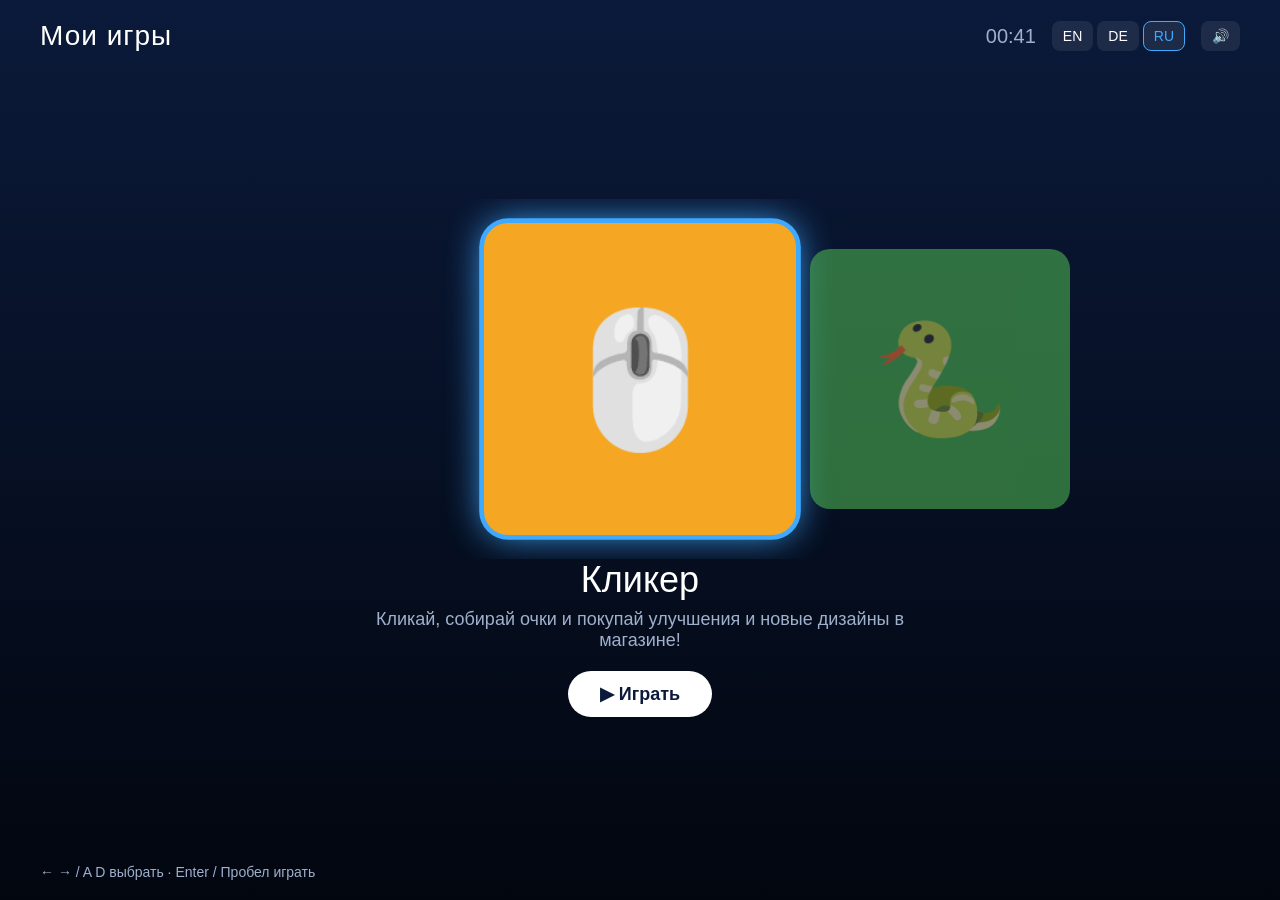
<file: index.html>
<!DOCTYPE html>
<html lang="ru">
<head>
  <meta charset="UTF-8">
  <meta name="viewport" content="width=device-width, initial-scale=1.0">
  <title>Мои игры</title>
  <link rel="stylesheet" href="seit.css">
</head>
<body>

  <!-- Верхняя панель: название сайта, часы, язык и звук -->
  <header class="top-bar">
    <h1 id="site-title">Мои игры</h1>

    <div class="top-right">
      <span id="clock">00:00</span>

      <div class="lang-buttons">
        <button class="small-btn" data-lang="en">EN</button>
        <button class="small-btn" data-lang="de">DE</button>
        <button class="small-btn" data-lang="ru">RU</button>
      </div>

      <button id="sound-btn" class="small-btn" title="Звук">🔊</button>
    </div>
  </header>

  <main>
    <!-- Ряд карточек с играми. Карточки создаются в seit.js.
         games-viewport — «окно», games-row — лента, которая сдвигается,
         чтобы выбранная карточка стояла ровно по центру. -->
    <div class="games-viewport">
      <div id="games" class="games-row"></div>
    </div>

    <!-- Информация о выбранной игре -->
    <section class="game-info">
      <h2 id="game-title"></h2>
      <p id="game-description"></p>
      <button id="play-btn" class="play-btn">▶ Играть</button>
    </section>
  </main>

  <!-- Подсказка по управлению -->
  <footer id="hint">← → / A D выбрать · Enter / Пробел играть</footer>

  <script src="seit.js"></script>
</body>
</html>
</file>
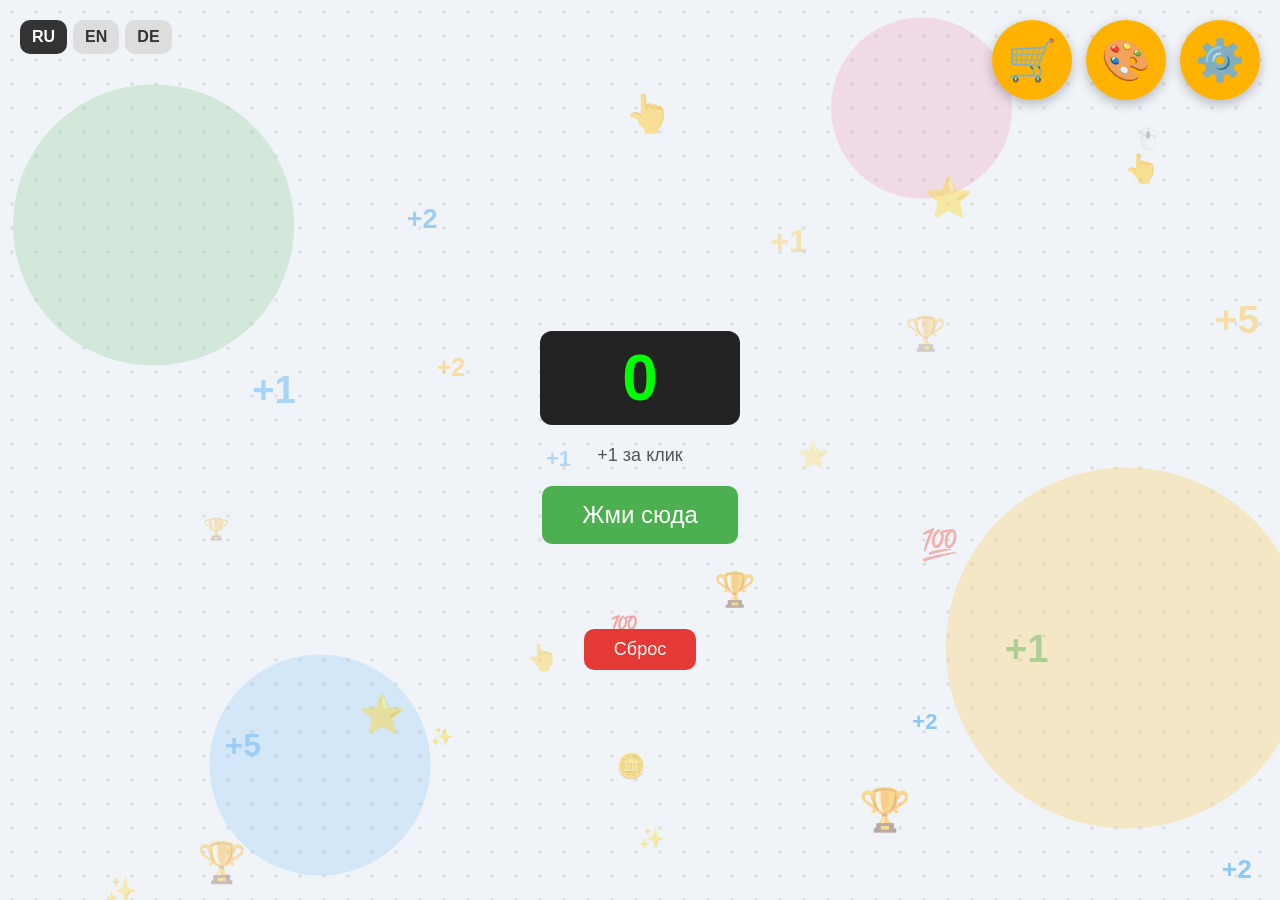
<file: games/clicker/cliker.html>
<!DOCTYPE html>
<html lang="ru">
<head>
    <meta charset="UTF-8">
    <meta name="viewport" content="width=device-width, initial-scale=1.0">
    <title>Кликер</title>
    <!-- Шрифты для дизайнов (все поддерживают русские буквы) -->
    <link rel="preconnect" href="https://fonts.googleapis.com">
    <link rel="preconnect" href="https://fonts.gstatic.com" crossorigin>
    <link href="https://fonts.googleapis.com/css2?family=Comfortaa:wght@700&family=Russo+One&family=Rubik+Wet+Paint&family=Exo+2:wght@700&family=Press+Start+2P&family=Pacifico&family=Philosopher:wght@700&family=Kelly+Slab&display=swap" rel="stylesheet">
    <link rel="stylesheet" href="clicker.css">
</head>
<body>
    <!-- Тексты с атрибутом data-i18n JS подставляет из словаря на выбранном языке.
         Класс theme-... на каждом экране задаёт его дизайн. -->

    <!-- ===== Экран игры ===== -->
    <div id="gameScreen" class="screen game-screen active theme-classic">
        <!-- Задний фон с декорациями (JS заполняет его под выбранный дизайн) -->
        <div class="decor"></div>

        <!-- Переключатель языка -->
        <div class="lang-switch">
            <button data-lang="ru">RU</button>
            <button data-lang="en">EN</button>
            <button data-lang="de">DE</button>
        </div>

        <!-- Круглые кнопки меню в правом верхнем углу: магазин, дизайны, настройки -->
        <div class="top-icons">
            <button id="shopIcon" class="round-icon">🛒</button>
            <button id="themesIcon" class="round-icon">🎨</button>
            <button id="settingsIcon" class="round-icon">⚙️</button>
        </div>

        <div id="score" class="score">0</div>
        <div id="power" class="power"></div>
        <button id="clickBtn" class="click-btn" data-i18n="click"></button>
        <div id="message" class="message"></div>
        <button id="resetBtn" class="reset-btn" data-i18n="reset"></button>
    </div>

    <!-- ===== Экран магазина улучшений ===== -->
    <div id="shopScreen" class="screen shop-screen theme-classic">
        <div class="decor"></div>

        <div class="shop-header">
            <button id="backBtn" class="back-btn" data-i18n="back"></button>
            <h2 data-i18n="shop"></h2>
            <div class="balance">0</div>
        </div>

        <!-- Сюда JS добавит карточки товаров (по три в ряд) -->
        <div id="cards" class="cards"></div>

        <!-- Плашка с описанием выбранного товара -->
        <div id="itemInfo" class="item-info">
            <h3 id="infoName"></h3>
            <p id="infoDesc"></p>
            <button id="confirmBtn" class="confirm-btn" data-i18n="confirm"></button>
            <div id="shopError" class="shop-error"></div>
        </div>
    </div>

    <!-- ===== Экран магазина дизайнов ===== -->
    <div id="themesScreen" class="screen shop-screen theme-classic">
        <div class="decor"></div>

        <div class="shop-header">
            <button id="themesBackBtn" class="back-btn" data-i18n="back"></button>
            <h2 data-i18n="designs"></h2>
            <div class="balance">0</div>
        </div>

        <!-- Сюда JS добавит карточки дизайнов (по три в ряд) -->
        <div id="themeCards" class="cards theme-cards"></div>

        <!-- Плашка с описанием выбранного дизайна -->
        <div id="themeInfo" class="item-info theme-info">
            <h3 id="themeInfoName"></h3>
            <p id="themeInfoDesc"></p>
            <button id="themeActionBtn" class="confirm-btn"></button>
            <div id="themeError" class="shop-error"></div>
        </div>
    </div>

    <!-- ===== Экран настроек ===== -->
    <div id="settingsScreen" class="screen shop-screen theme-classic">
        <div class="decor"></div>

        <div class="shop-header">
            <button id="settingsBackBtn" class="back-btn" data-i18n="back"></button>
            <h2 data-i18n="settings"></h2>
            <div></div>
        </div>

        <div class="settings-panel">
            <!-- Музыка вкл/выкл -->
            <div class="setting-row">
                <span data-i18n="music"></span>
                <label class="switch">
                    <input type="checkbox" id="musicToggle">
                    <span class="slider"></span>
                </label>
            </div>

            <!-- Громкость музыки -->
            <div class="setting-row">
                <label for="musicVolumeRange" data-i18n="musicVolume"></label>
                <div class="setting-control">
                    <input type="range" id="musicVolumeRange" min="0" max="100" step="5">
                    <span id="musicVolumeValue" class="volume-value"></span>
                </div>
            </div>

            <!-- Громкость звуков -->
            <div class="setting-row">
                <label for="volumeRange" data-i18n="volume"></label>
                <div class="setting-control">
                    <input type="range" id="volumeRange" min="0" max="100" step="5">
                    <span id="volumeValue" class="volume-value"></span>
                </div>
            </div>

            <!-- Звуки вкл/выкл -->
            <div class="setting-row">
                <span data-i18n="sound"></span>
                <label class="switch">
                    <input type="checkbox" id="soundToggle">
                    <span class="slider"></span>
                </label>
            </div>

            <!-- Вибрация -->
            <div class="setting-row">
                <span>
                    <span data-i18n="vibration"></span>
                    <small class="setting-hint" data-i18n="vibrationHint"></small>
                </span>
                <label class="switch">
                    <input type="checkbox" id="vibrationToggle">
                    <span class="slider"></span>
                </label>
            </div>

            <!-- Анимация фона -->
            <div class="setting-row">
                <span data-i18n="animations"></span>
                <label class="switch">
                    <input type="checkbox" id="animToggle">
                    <span class="slider"></span>
                </label>
            </div>

            <!-- Особенности дизайнов (машина, лёд, акула, скример) -->
            <div class="setting-row">
                <span>
                    <span data-i18n="features"></span>
                    <small class="setting-hint" data-i18n="featuresHint"></small>
                </span>
                <label class="switch">
                    <input type="checkbox" id="featuresToggle">
                    <span class="slider"></span>
                </label>
            </div>

            <!-- Спрашивать перед сбросом -->
            <div class="setting-row">
                <span data-i18n="confirmReset"></span>
                <label class="switch">
                    <input type="checkbox" id="confirmResetToggle">
                    <span class="slider"></span>
                </label>
            </div>

            <!-- Язык -->
            <div class="setting-row">
                <label for="langSelect" data-i18n="language"></label>
                <select id="langSelect">
                    <option value="ru">Русский</option>
                    <option value="en">English</option>
                    <option value="de">Deutsch</option>
                </select>
            </div>
        </div>
    </div>

    <script src="cliker.js"></script>
</body>
</html>
</file>
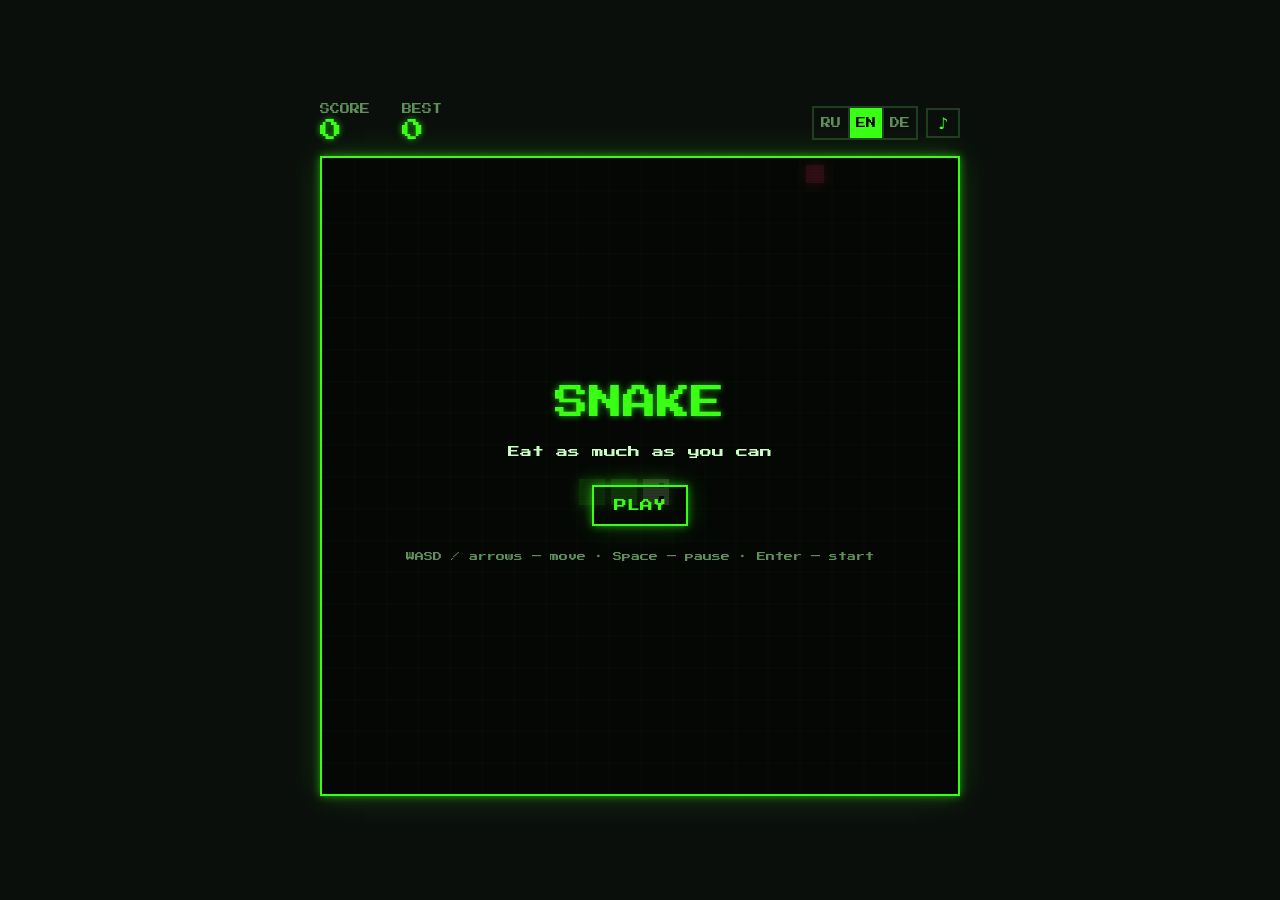
<file: games/snake/snake.html>
<!doctype html>
<html lang="ru">
<head>
  <meta charset="utf-8">
  <meta name="viewport" content="width=device-width, initial-scale=1, maximum-scale=1, user-scalable=no">
  <meta name="theme-color" content="#0b0f0c">
  <title>Snake</title>
  <link rel="preconnect" href="https://fonts.googleapis.com">
  <link rel="preconnect" href="https://fonts.gstatic.com" crossorigin>
  <link rel="stylesheet" href="https://fonts.googleapis.com/css2?family=Press+Start+2P&display=swap">
  <link rel="stylesheet" href="snake.css">
  <script src="snake.js" defer></script>
</head>
<body>
  <main class="app">
    <header class="hud">
      <div class="stats">
        <div class="stat">
          <span class="stat-label" data-i18n="score">Счёт</span>
          <b class="stat-value" id="score">0</b>
        </div>
        <div class="stat">
          <span class="stat-label" data-i18n="best">Рекорд</span>
          <b class="stat-value" id="best">0</b>
        </div>
      </div>
      <div class="controls">
        <div class="lang" role="group" aria-label="Language">
          <button type="button" data-lang="ru">RU</button>
          <button type="button" data-lang="en">EN</button>
          <button type="button" data-lang="de">DE</button>
        </div>
        <button type="button" id="sound" class="sound-btn" aria-pressed="true">&#9834;</button>
      </div>
    </header>

    <div class="board" id="board">
      <canvas id="game" width="400" height="400"></canvas>
      <div class="overlay" id="overlay">
        <h1 class="overlay-title" id="overlay-title"></h1>
        <p class="overlay-text" id="overlay-text"></p>
        <button type="button" class="play-btn" id="play"></button>
        <p class="hint" id="hint"></p>
      </div>
    </div>
  </main>
</body>
</html>
</file>
<file: seit.css>
/* ===== Цвета сайта. Поменяй здесь — изменится везде ===== */
:root {
  --bg-top: #0b1a3a;       /* фон сверху */
  --bg-bottom: #02060f;    /* фон снизу */
  --accent: #3fa9ff;       /* цвет подсветки выбранной карточки */
  --text: #ffffff;         /* основной текст */
  --text-dim: #9fb0cc;     /* приглушённый текст */
  --panel: rgba(255, 255, 255, 0.08); /* фон кнопок */
}

* {
  box-sizing: border-box;
}

body {
  margin: 0;
  min-height: 100vh;
  display: flex;
  flex-direction: column;
  font-family: "Segoe UI", Arial, sans-serif;
  color: var(--text);
  background: linear-gradient(var(--bg-top), var(--bg-bottom));
  overflow-x: hidden;
}

/* ===== Верхняя панель ===== */
.top-bar {
  display: flex;
  justify-content: space-between;
  align-items: center;
  flex-wrap: wrap;
  gap: 12px;
  padding: 20px 40px;
}

.top-bar h1 {
  margin: 0;
  font-size: 28px;
  font-weight: 300;
  letter-spacing: 1px;
}

.top-right {
  display: flex;
  align-items: center;
  gap: 16px;
}

#clock {
  font-size: 20px;
  color: var(--text-dim);
}

.lang-buttons {
  display: flex;
  gap: 4px;
}

.small-btn {
  background: var(--panel);
  color: var(--text);
  border: 1px solid transparent;
  border-radius: 8px;
  padding: 6px 10px;
  font-size: 14px;
  cursor: pointer;
}

.small-btn:hover {
  border-color: var(--text-dim);
}

/* Активный язык */
.small-btn.active {
  border-color: var(--accent);
  color: var(--accent);
}

/* ===== Ряд карточек ===== */
main {
  flex: 1;
  display: flex;
  flex-direction: column;
  justify-content: center;
}

/* «Окно», в котором видна лента карточек. Всё, что за краями, скрыто */
.games-viewport {
  overflow: hidden;
}

/* Лента карточек. JS сдвигает её, чтобы выбранная карточка была в центре */
.games-row {
  position: relative;
  display: flex;
  gap: 40px;
  padding: 50px 0;           /* запас сверху и снизу для увеличенной карточки */
  transition: transform 0.3s ease;  /* плавный сдвиг */
}

.card {
  flex: 0 0 auto;
  width: 260px;              /* ширина и высота одинаковые — карточка квадратная */
  height: 260px;
  border-radius: 20px;
  display: flex;
  align-items: center;
  justify-content: center;
  font-size: 110px;
  cursor: pointer;
  background-size: cover;
  background-position: center;
  opacity: 0.6;
  transition: transform 0.2s, opacity 0.2s, box-shadow 0.2s;
}

/* Выбранная карточка: больше, ярче, со светящейся рамкой */
.card.selected {
  transform: scale(1.2);
  opacity: 1;
  box-shadow: 0 0 0 4px var(--accent), 0 0 30px var(--accent);
}

/* ===== Информация о выбранной игре ===== */
.game-info {
  padding: 0 40px;
  text-align: center;        /* текст под выбранной карточкой. Убери — будет слева */
}

.game-info h2 {
  margin: 0 0 8px;
  font-size: 36px;
  font-weight: 400;
}

.game-info p {
  margin: 0 auto 20px;
  max-width: 600px;
  color: var(--text-dim);
  font-size: 18px;
}

.play-btn {
  background: var(--text);
  color: var(--bg-top);
  border: none;
  border-radius: 30px;
  padding: 12px 32px;
  font-size: 18px;
  font-weight: 600;
  cursor: pointer;
  transition: transform 0.15s;
}

.play-btn:hover {
  transform: scale(1.05);
}

/* ===== Подсказка внизу ===== */
footer {
  padding: 20px 40px;
  color: var(--text-dim);
  font-size: 14px;
}

/* ===== Телефон ===== */
@media (max-width: 600px) {
  .top-bar,
  .game-info,
  footer {
    padding-left: 16px;
    padding-right: 16px;
  }

  .games-row {
    padding: 30px 0;
    gap: 20px;
  }

  .card {
    width: 170px;
    height: 170px;
    font-size: 72px;
  }

  .game-info h2 {
    font-size: 28px;
  }
}
</file>
<file: games/clicker/clicker.css>
/* =====================================================
   ОБЩЕЕ
   ===================================================== */
body {
    margin: 0;
    font-family: Arial, sans-serif;
    background: #f0f4f8;
}

button {
    font-size: 24px;
    padding: 15px 40px;
    border: none;
    border-radius: 10px;
    cursor: pointer;
    font-family: inherit; /* кнопки берут шрифт дизайна */
}

/* ===== Экраны ===== */
.screen {
    display: none; /* все экраны спрятаны */
    min-height: 100vh;
    box-sizing: border-box;
    position: relative; /* чтобы слой декораций растянулся по экрану */
    overflow: clip;     /* обрезает лишнее, но не мешает «липкой» плашке */
    /* «Классика» — базовый вид, остальные дизайны его перекрашивают */
    background: #f0f4f8;
    color: #222;
    font-family: Arial, sans-serif;
    --accent: #4caf50; /* цвет переключателей и ползунков в настройках */
}

.screen.active {
    display: flex; /* показываем только активный */
}

/* =====================================================
   ЭКРАН ИГРЫ (базовый вид = «Классика»)
   ===================================================== */

/* Экран игры — это сетка. Каждый дизайн по-своему расставляет
   в ней элементы через grid-template-areas */
.game-screen.active {
    display: grid;
}

.game-screen {
    grid-template-areas:
        "score"
        "power"
        "click"
        "message"
        "reset";
    justify-content: center;
    align-content: center;
    justify-items: center;
    gap: 20px;
    padding: 120px 20px 20px; /* сверху место под кнопки меню */
}

/* Элементы экрана — поверх декораций */
.score,
.power,
.click-btn,
.message,
.reset-btn {
    position: relative;
    z-index: 1;
}

.score {
    grid-area: score;
    font-size: 64px;
    font-weight: bold;
    padding: 10px 40px;
    background: #222;
    color: #0f0;
    border-radius: 12px;
    min-width: 120px;
    text-align: center;
}

.power {
    grid-area: power;
    font-size: 18px;
    color: #555;
}

.click-btn {
    grid-area: click;
    background: #4caf50;
    color: white;
}

.click-btn:active,
.click-btn.pressed {
    transform: scale(0.95);
}

.reset-btn {
    grid-area: reset;
    background: #e53935;
    color: white;
    font-size: 18px;
    padding: 10px 30px;
}

.message {
    grid-area: message;
    font-size: 36px;
    color: #e91e63;
    font-weight: bold;
    min-height: 45px;
    text-align: center;
}

/* Переключатель языка — левый верхний угол */
.lang-switch {
    position: fixed;
    top: 20px;
    left: 20px;
    display: flex;
    gap: 6px;
    z-index: 2;
}

.lang-switch button {
    font-size: 16px;
    padding: 8px 12px;
    background: #ddd;
    color: #333;
    font-weight: bold;
}

.lang-switch button.active {
    background: #333;
    color: white;
}

/* Круглые кнопки меню — в ряд в правом верхнем углу */
.top-icons {
    position: fixed;
    top: 20px;
    right: 20px;
    display: flex;
    gap: 14px;
    z-index: 2;
}

.round-icon {
    width: 80px;
    height: 80px;
    padding: 0;
    font-size: 40px;
    line-height: 1;
    border-radius: 50%;  /* всегда круглые */
    background: #ffb300; /* цвет круга меняется в каждом дизайне */
    box-shadow: 0 4px 12px rgba(0, 0, 0, 0.25);
    transition: transform 0.15s;
}

.round-icon:hover {
    transform: scale(1.1);
}

/* На узком экране кнопки чуть меньше */
@media (max-width: 520px) {
    .top-icons { gap: 10px; }

    .round-icon {
        width: 60px;
        height: 60px;
        font-size: 30px;
    }
}

/* =====================================================
   СЛОЙ ДЕКОРАЦИЙ (задний фон на всех экранах)
   ===================================================== */
.decor {
    position: absolute;
    inset: 0;
    overflow: hidden;
    pointer-events: none; /* декорации не мешают нажимать */
    z-index: 0;
}

/* Пейзаж внизу экрана (рисуется в JS как SVG) */
.scenery {
    position: absolute;
    left: 0;
    bottom: 0;
    width: 100%;
    height: 38%;
    /* На широком экране пейзаж растягивается и становится выше своей рамки.
       Без этого всё, что выше рамки (верхушки домов, гор, пирамид, замка), обрезалось бы ровной линией */
    overflow: visible;
}

/* Летающие / мерцающие значки */
.decor-item {
    position: absolute;
    line-height: 1;
    font-weight: bold;
    opacity: var(--o); /* у каждого значка своя прозрачность (задаёт JS) */
    user-select: none;
}

.decor-item.bob     { animation: decor-bob ease-in-out infinite; }
.decor-item.twinkle { animation: decor-twinkle ease-in-out infinite; }
.decor-item.fall    { animation: decor-fall linear infinite; }
.decor-item.fly     { animation: decor-fly linear infinite; }
.decor-item.climb   { animation: decor-climb ease-in-out infinite; }
.decor-item.flicker { animation: decor-flicker ease-in-out infinite; }
.decor-item.rise    { animation: decor-rise linear infinite; }
.decor-item.swim    { animation: decor-swim linear infinite; }
.decor-item.swim-right { animation: decor-swim-right linear infinite; }
.decor-item.drift   { animation: decor-drift linear infinite; }
/* still — стоит на месте, анимации нет */

/* отражённый по горизонтали значок (например, верблюд идёт вправо) */
.decor-item.flip {
    transform: scaleX(-1);
}

/* силуэт — чёрная тень вместо цветного значка */
.decor-item.silhouette {
    filter: brightness(0);
}

/* Пиксельное облако: рисуется тенями квадратиков, размер задаёт font-size */
.decor-item.pcloud {
    width: 1em;
    height: 1em;
}

.decor-item.pcloud::before {
    content: "";
    position: absolute;
    left: 0;
    top: 0;
    width: 1em;
    height: 1em;
    box-shadow:
        3em 0 #fff, 4em 0 #fff, 5em 0 #fff,
        1em 1em #fff, 2em 1em #fff, 3em 1em #fff, 4em 1em #fff, 5em 1em #fff, 6em 1em #fff, 7em 1em #fff,
        0 2em #fff, 1em 2em #fff, 2em 2em #fff, 3em 2em #fff, 4em 2em #fff, 5em 2em #fff, 6em 2em #fff, 7em 2em #fff, 8em 2em #fff,
        1em 3em #dbeafe, 2em 3em #dbeafe, 3em 3em #dbeafe, 4em 3em #dbeafe, 5em 3em #dbeafe, 6em 3em #dbeafe, 7em 3em #dbeafe;
}

/* Паутинка над пауком */
.decor-item.climb::before {
    content: "";
    position: absolute;
    bottom: 100%;
    left: 50%;
    width: 1px;
    height: 600px;
    background: rgba(255, 255, 255, 0.35);
}

@keyframes decor-bob {
    0%, 100% { transform: translateY(0) rotate(-6deg); }
    50%      { transform: translateY(-18px) rotate(6deg); }
}

@keyframes decor-twinkle {
    0%, 100% { opacity: var(--o); }
    50%      { opacity: calc(var(--o) * 0.25); }
}

@keyframes decor-fall {
    0%   { top: -8%;  transform: translateX(0); }
    50%  { transform: translateX(30px); }
    100% { top: 105%; transform: translateX(0); }
}

@keyframes decor-fly {
    0%   { left: -10%; transform: translateY(0); }
    25%  { transform: translateY(-25px); }
    75%  { transform: translateY(25px); }
    100% { left: 110%; transform: translateY(0); }
}

@keyframes decor-climb {
    0%, 100% { transform: translateY(0); }
    50%      { transform: translateY(50px); }
}

@keyframes decor-flicker {
    0%, 100% { opacity: var(--o); transform: scale(1); }
    30%      { opacity: calc(var(--o) * 0.6); transform: scale(0.95); }
    60%      { opacity: var(--o); transform: scale(1.05); }
}

/* всплывает снизу вверх (пузырьки) */
@keyframes decor-rise {
    0%   { top: 105%; transform: translateX(0); }
    50%  { transform: translateX(-15px); }
    100% { top: -8%;  transform: translateX(0); }
}

/* плывёт справа налево (рыбы смотрят влево) */
@keyframes decor-swim {
    0%   { left: 110%; transform: translateY(0); }
    50%  { transform: translateY(-15px); }
    100% { left: -10%; transform: translateY(0); }
}

/* плывёт слева направо — рыба развёрнута (scaleX(-1)), чтобы смотрела по ходу движения */
@keyframes decor-swim-right {
    0%   { left: -10%;  transform: scaleX(-1) translateY(0); }
    50%  { transform: scaleX(-1) translateY(-15px); }
    100% { left: 110%;  transform: scaleX(-1) translateY(0); }
}

/* ровно едет слева направо (облака, песок, караван) */
@keyframes decor-drift {
    from { left: -15%; }
    to   { left: 110%; }
}

/* водоросли качаются */
@keyframes sway {
    from { transform: rotate(-6deg); }
    to   { transform: rotate(6deg); }
}

/* огонёк мигает */
@keyframes blink {
    50% { opacity: 0.15; }
}

/* Анимация фона выключена в настройках или в системе («уменьшить движение») */
.no-anim .decor-item,
.no-anim .decor::before,
.no-anim .decor::after,
.no-anim .smoke,
.no-anim .sway,
.no-anim .blink,
.no-anim .click-btn::before {
    animation: none !important;
}

@media (prefers-reduced-motion: reduce) {
    .decor-item,
    .decor::before,
    .decor::after,
    .smoke,
    .sway,
    .blink,
    .click-btn::before {
        animation: none !important;
    }
}

/* =====================================================
   ОСОБЕННОСТИ ДИЗАЙНОВ (машина, лёд, акула, скример)
   Всё это рисуется в отдельном слое поверх экрана
   ===================================================== */
.fx-layer {
    position: fixed;
    inset: 0;
    z-index: 50;
    overflow: hidden;
    pointer-events: none; /* сам слой не мешает кликать */
}

/* Всплывающая надпись (+100, фразы, подсказки) */
.float-text {
    position: absolute;
    max-width: 90vw;
    text-align: center;
    font-family: Arial, sans-serif;
    font-size: 22px;
    font-weight: bold;
    text-shadow: 0 0 8px currentColor, 0 2px 4px #000;
    pointer-events: none;
    animation: float-up 2s ease-out forwards;
}

.float-text.big {
    font-size: 28px;
}

@keyframes float-up {
    0%   { opacity: 0; transform: translate(-50%, -30%) scale(0.8); }
    15%  { opacity: 1; transform: translate(-50%, -50%) scale(1); }
    70%  { opacity: 1; }
    100% { opacity: 0; transform: translate(-50%, -180%); }
}

/* --- Неон: пролетающая машина со светящимся следом --- */
.neon-car {
    position: absolute;
    font-size: 56px;
    line-height: 1;
    cursor: pointer;
    pointer-events: auto;
    user-select: none;
    filter: drop-shadow(0 0 8px #ff00c8) drop-shadow(0 0 16px #0ff);
    animation-timing-function: linear;
    animation-fill-mode: forwards;
    transition: opacity 0.3s;
}

.neon-car .car-body {
    display: inline-block;
}

.neon-car::after {
    content: "";
    position: absolute;
    top: 50%;
    width: 180px;
    height: 4px;
    border-radius: 2px;
}

.neon-car.to-right { animation-name: car-right; }
.neon-car.to-right .car-body { transform: scaleX(-1); } /* машина смотрит вправо */
.neon-car.to-right::after {
    right: 100%;
    background: linear-gradient(to left, rgba(0, 255, 255, 0.9), transparent);
}

.neon-car.to-left { animation-name: car-left; }
.neon-car.to-left::after {
    left: 100%;
    background: linear-gradient(to right, rgba(255, 0, 200, 0.9), transparent);
}

.neon-car.caught {
    animation-play-state: paused;
    opacity: 0;
}

@keyframes car-right {
    from { left: -200px; }
    to   { left: calc(100% + 200px); }
}

@keyframes car-left {
    from { left: calc(100% + 200px); }
    to   { left: -200px; }
}

/* --- Вечная зима: замёрзший курсор --- */
.freeze-overlay {
    position: absolute;
    inset: 0;
    pointer-events: auto; /* ловит все клики, пока курсор во льду */
    cursor: none;         /* настоящий курсор прячем — вместо него кусок льда */
    background: radial-gradient(ellipse at center, transparent 55%, rgba(186, 230, 253, 0.4) 100%);
    animation: frost-in 0.6s ease-out;
}

@keyframes frost-in {
    from { opacity: 0; }
    to   { opacity: 1; }
}

.ice-cursor {
    position: absolute;
    width: 80px;
    height: 80px;
    transform: translate(-50%, -50%);
    border-radius: 14px;
    background: linear-gradient(135deg, rgba(255, 255, 255, 0.9), rgba(186, 230, 253, 0.75) 40%, rgba(125, 211, 252, 0.6));
    border: 2px solid rgba(255, 255, 255, 0.95);
    box-shadow: 0 0 20px rgba(186, 230, 253, 0.9), inset 0 0 14px rgba(255, 255, 255, 0.9);
    pointer-events: none;
}

/* курсор, вмёрзший в лёд */
.ice-cursor .ice-arrow {
    position: absolute;
    left: 26px;
    top: 22px;
    width: 30px;
    height: 30px;
    opacity: 0.75;
}

.ice-cursor .cracks {
    position: absolute;
    inset: 0;
    width: 100%;
    height: 100%;
}

/* трещины появляются по мере ударов: стадия 1 — первые, стадия 4 — все */
.ice-cursor .crack { opacity: 0; }

.ice-cursor.stage-1 .c1,
.ice-cursor.stage-2 .c1, .ice-cursor.stage-2 .c2,
.ice-cursor.stage-3 .c1, .ice-cursor.stage-3 .c2, .ice-cursor.stage-3 .c3,
.ice-cursor.stage-4 .crack {
    opacity: 1;
}

/* лёд откалывается по краям */
.ice-cursor.stage-3 {
    clip-path: polygon(8% 0, 100% 0, 100% 85%, 88% 100%, 0 100%, 0 12%);
}

.ice-cursor.stage-4 {
    clip-path: polygon(15% 0, 70% 4%, 100% 20%, 96% 80%, 80% 100%, 20% 94%, 0 70%, 4% 18%);
    opacity: 0.8;
}

.ice-cursor.hit {
    animation: ice-hit 0.12s;
}

@keyframes ice-hit {
    0%, 100% { transform: translate(-50%, -50%); }
    33%      { transform: translate(-46%, -53%); }
    66%      { transform: translate(-54%, -47%); }
}

/* осколки, разлетающиеся при поломке */
.ice-shard {
    position: absolute;
    width: 12px;
    height: 12px;
    background: rgba(224, 242, 254, 0.95);
    clip-path: polygon(50% 0, 100% 60%, 30% 100%, 0 40%);
    pointer-events: none;
    animation: shard-fly 0.7s ease-out forwards;
}

@keyframes shard-fly {
    to { transform: translate(var(--dx), var(--dy)) rotate(240deg); opacity: 0; }
}

/* --- Глубина: акула-охотница, золотая рыбка, защитный пузырь --- */
.shark {
    position: absolute;
    left: 0;
    top: 0;
    font-size: 64px;
    line-height: 1;
    cursor: crosshair;
    pointer-events: auto;
    user-select: none;
    filter: drop-shadow(0 0 10px rgba(255, 40, 40, 0.9)); /* красное свечение — сразу видно, что она особенная */
}

.shark .shark-body {
    display: inline-block;
}

.shark.face-right .shark-body {
    transform: scaleX(-1);
}

.shark.hit {
    filter: drop-shadow(0 0 14px #fff) brightness(1.8);
}

.gold-fish {
    position: absolute;
    font-size: 44px;
    line-height: 1;
    cursor: pointer;
    pointer-events: auto;
    user-select: none;
    filter: drop-shadow(0 0 10px gold) drop-shadow(0 0 20px rgba(255, 215, 0, 0.7));
    animation: gold-bob 1.6s ease-in-out infinite;
}

@keyframes gold-bob {
    0%, 100% { transform: translate(-50%, -50%) rotate(-8deg); }
    50%      { transform: translate(-50%, -62%) rotate(8deg); }
}

/* Золотое свечение вокруг курсора — значит, ты под защитой */
.shield-glow {
    position: absolute;
    display: none;
    width: 70px;
    height: 70px;
    transform: translate(-50%, -50%);
    border-radius: 50%;
    background: radial-gradient(circle, rgba(255, 215, 0, 0.55) 0%, rgba(255, 215, 0, 0.25) 45%, transparent 70%);
    box-shadow: 0 0 25px 8px rgba(255, 200, 0, 0.6);
    pointer-events: none;
}

.shield-glow.on { display: block; }

/* защита скоро закончится — свечение мигает */
.shield-glow.ending {
    animation: blink 0.4s steps(2) infinite;
}

/* счётчик попаданий под курсором: «3/10» */
.shield-count {
    position: absolute;
    top: 100%;
    left: 50%;
    margin-top: 6px;
    transform: translateX(-50%);
    font: bold 16px Arial, sans-serif;
    color: #ffe066;
    text-shadow: 0 0 6px #000, 0 0 2px #000;
    white-space: nowrap;
}

/* --- Хэллоуин: скример --- */
.screamer {
    position: absolute;
    inset: 0;
    display: flex;
    align-items: center;
    justify-content: center;
    background: #000;
    pointer-events: auto;
    animation: screamer-bg 1.2s ease-out forwards;
}

.screamer svg {
    width: min(80vw, 70vh);
    height: auto;
    animation: screamer-face 1.2s ease-out forwards;
}

@keyframes screamer-bg {
    0%   { background: #000; opacity: 1; }
    8%   { background: #4a0000; }
    20%  { background: #000; }
    85%  { opacity: 1; }
    100% { opacity: 0; }
}

@keyframes screamer-face {
    0%   { transform: scale(0.15); }
    10%  { transform: scale(1.1); }
    20%  { transform: translate(-6px, 4px); }
    30%  { transform: translate(6px, -4px); }
    40%  { transform: translate(-5px, -3px); }
    50%  { transform: translate(4px, 5px); }
    60%  { transform: translate(-3px, 2px); }
    70%  { transform: none; }
    100% { transform: scale(1.05); }
}

@media (prefers-reduced-motion: reduce) {
    .screamer svg { animation: none; }
}

/* --- Сакура: листопад поверх всего --- */
.petal {
    position: absolute;
    line-height: 1;
    cursor: pointer;
    pointer-events: auto; /* лепестки ловятся кликом и закрывают кнопки под собой */
    user-select: none;
    animation: petal-fall linear forwards;
}

.petal.caught {
    animation-play-state: paused;
    opacity: 0;
    transform: scale(1.8);
    transition: opacity 0.25s, transform 0.25s;
}

@keyframes petal-fall {
    0%   { top: -8%;  transform: translateX(0) rotate(0deg); }
    25%  { transform: translateX(40px) rotate(90deg); }
    50%  { transform: translateX(-20px) rotate(180deg); }
    75%  { transform: translateX(30px) rotate(270deg); }
    100% { top: 105%; transform: translateX(0) rotate(360deg); }
}

/* --- Пески фараона: песчаная буря --- */
.sandstorm {
    position: absolute;
    inset: 0;
    overflow: hidden;
    pointer-events: auto; /* ловит клики: нажимает «снесённый ветром» курсор */
    cursor: none;         /* настоящий курсор прячем */
    opacity: 0;
    background: radial-gradient(ellipse at center, rgba(222, 184, 120, 0.3), rgba(196, 150, 80, 0.65));
    transition: opacity 1.5s;
}

/* песчинки, пятна и курсор внутри бури клики не ловят */
.sandstorm > * {
    pointer-events: none;
}

.sandstorm.on { opacity: 1; }

/* буря стихает — курсор снова свой */
.sandstorm.ending {
    opacity: 0;
    pointer-events: none;
    cursor: auto;
    transition: opacity 2s;
}

/* ветер справа налево — песчинки летят в другую сторону */
.sandstorm.to-left .sand-streak {
    left: auto;
    right: -20%;
    animation-name: sand-streak-left;
}

@keyframes sand-streak-left {
    from { transform: translateX(0); }
    to   { transform: translateX(-140vw); }
}

/* курсор, который сносит ветром */
.wind-cursor {
    position: absolute;
    width: 30px;
    height: 30px;
    filter: drop-shadow(0 0 3px #7c2d12) drop-shadow(0 0 10px rgba(255, 200, 120, 0.9));
}

/* песчинки, проносящиеся по экрану */
.sand-streak {
    position: absolute;
    left: -20%;
    height: 2px;
    border-radius: 2px;
    background: linear-gradient(to right, transparent, rgba(255, 235, 190, 0.9), transparent);
    animation: sand-streak linear infinite;
}

@keyframes sand-streak {
    from { transform: translateX(0); }
    to   { transform: translateX(140vw); }
}

/* песок, налипший на «стекло» экрана */
.sand-splat {
    position: absolute;
    border-radius: 50%;
    transform: translate(-50%, -50%);
    background: radial-gradient(circle, rgba(170, 120, 60, 0.85) 0 35%, rgba(200, 150, 80, 0.5) 60%, transparent 72%);
    animation: splat-in 0.25s ease-out;
}

@keyframes splat-in {
    from { transform: translate(-50%, -50%) scale(0); }
    to   { transform: translate(-50%, -50%) scale(1); }
}

/* --- Космос: инверсия управления --- */
.invert-overlay {
    position: absolute;
    inset: 0;
    pointer-events: auto; /* перехватывает клики — нажимает только «зеркальный» курсор */
    cursor: none;
    background: rgba(96, 165, 250, 0.05);
    box-shadow: inset 0 0 90px rgba(124, 58, 237, 0.55);
    animation: frost-in 0.5s ease-out;
}

/* зеркальный курсор: перевёрнутая светящаяся стрелка */
.fake-cursor {
    position: absolute;
    width: 30px;
    height: 30px;
    transform: rotate(180deg);
    transform-origin: 4px 2px; /* поворачиваем вокруг кончика стрелки */
    filter: drop-shadow(0 0 6px #a78bfa) drop-shadow(0 0 12px #60a5fa);
    pointer-events: none;
}

/* --- Пиксели: герой, гриб и бонус ×2 --- */
.pixel-hero {
    position: absolute;
    bottom: 40px;
    width: 48px;
    height: 64px;
    cursor: pointer;
    pointer-events: auto;
    transform-origin: bottom center;
    transition: transform 0.3s, filter 0.3s;
}

/* съел гриб — подрос и светится */
.pixel-hero.grown {
    transform: scale(1.5);
    filter: drop-shadow(0 0 8px #ffe600);
}

/* уже дал бонус — свечение пропадает */
.pixel-hero.used {
    filter: none;
    cursor: default;
}

/* два кадра ходьбы сменяют друг друга */
.pixel-hero .frame-a { animation: walk-frame 0.3s steps(1) infinite; }
.pixel-hero .frame-b { animation: walk-frame 0.3s steps(1) infinite reverse; }

@keyframes walk-frame {
    0%  { opacity: 1; }
    50% { opacity: 0; }
}

.pixel-mushroom {
    position: absolute;
    bottom: 40px;
    width: 40px;
    height: 40px;
    pointer-events: none;
    filter: drop-shadow(0 0 6px #c084fc);
    animation: mushroom-bob 1.2s ease-in-out infinite;
}

/* гриб стоит на траве и чуть подпрыгивает */
@keyframes mushroom-bob {
    0%, 100% { transform: translateX(-50%) translateY(0); }
    50%      { transform: translateX(-50%) translateY(-6px); }
}

/* табличка «×2: 15 с» сверху по центру */
.boost-badge {
    position: absolute;
    top: 110px;
    left: 50%;
    transform: translateX(-50%);
    padding: 8px 14px;
    font: 14px 'Press Start 2P', monospace;
    color: #fff;
    background: #e53935;
    border: 3px solid #000;
    box-shadow: 4px 4px 0 #000;
    pointer-events: none;
}

/* =====================================================
   ЭКРАНЫ МЕНЮ (магазины и настройки) — базовый вид = «Классика»
   ===================================================== */
.shop-screen {
    flex-direction: column;
    align-items: center;
    padding: 20px;
    gap: 16px;
}

/* всё содержимое меню — поверх декораций */
.shop-screen > :not(.decor) {
    position: relative;
    z-index: 1;
}

/* Шапка: «Назад» слева, заголовок по центру, баланс справа */
.shop-header {
    width: 100%;
    max-width: 1100px;
    display: grid;
    grid-template-columns: 1fr auto 1fr;
    align-items: center;
    gap: 10px;
}

.shop-header > :first-child { justify-self: start; }
.shop-header > :last-child  { justify-self: end; }

.shop-header h2 {
    margin: 0;
    font-size: 34px;
    text-align: center;
}

.back-btn {
    font-size: 18px;
    padding: 10px 20px;
    background: #ddd;
    color: #222;
}

.balance {
    font-size: 24px;
    font-weight: bold;
    padding: 8px 16px;
    background: #222;
    color: #0f0;
    border-radius: 10px;
    min-width: 50px;
    text-align: center;
}

/* ===== Список карточек: сетка по три в ряд, дальше — вниз =====
   Карточки заполняют ряд слева направо (4-я — слева во втором ряду, 5-я — в середине и т.д.),
   а сама сетка стоит по центру экрана */
.cards {
    display: grid;
    grid-template-columns: repeat(auto-fill, 220px); /* столько колонок по 220px, сколько влезет */
    justify-content: center;
    gap: 24px;
    padding: 16px 0;          /* место для свечения и галочки */
    width: 100%;
    /* не шире 3 колонок: 3 × 220 + 2 промежутка × 24 */
    max-width: 708px;
}

/* Карточки дизайнов шире: колонки по 300px, максимум 3 × 300 + 2 × 24 */
.cards.theme-cards {
    grid-template-columns: repeat(auto-fill, 300px);
    max-width: 948px;
}

/* На узком экране колонок становится меньше (2 или 1) — само собой */

/* ===== Карточка ===== */
.card {
    position: relative;
    width: 220px;
    padding: 16px;
    background: white;
    border: 1px solid #ccc;
    border-radius: 16px;
    text-align: center;
    cursor: pointer;
    box-sizing: border-box;
    box-shadow: 0 4px 12px rgba(0, 0, 0, 0.08);
    transition: background 0.2s, box-shadow 0.2s, border-color 0.2s, transform 0.2s;
}

.card:hover {
    background: #f7f7f7;
    transform: translateY(-3px);
}

/* Квадратная иконка */
.card-icon {
    width: 100%;
    aspect-ratio: 1 / 1; /* делает блок квадратным */
    display: flex;
    align-items: center;
    justify-content: center;
    font-size: 96px;
    background: #e3f2fd;
    border-radius: 12px;
    box-sizing: border-box;
}

.card-name {
    margin-top: 12px;
    font-size: 20px;
    font-weight: bold;
}

.card-price {
    margin-top: 4px;
    font-size: 17px;
    color: #4caf50;
    font-weight: bold;
}

.card-status {
    margin-top: 4px;
    font-size: 17px;
    color: #888;
    font-weight: bold;
}

/* Выбранная карточка: подсветка и толстая обводка
   (рамка рисуется тенью, поэтому карточка не меняет размер) */
.card.selected {
    background: #fff8d6;
    border-color: #ffb300;
    box-shadow: 0 0 0 4px #ffb300, 0 0 18px rgba(255, 179, 0, 0.6);
}

/* Купленный товар: светло-серая иконка */
.card.sold {
    cursor: default;
}

.card.sold:hover {
    transform: none;
}

.card.sold .card-icon {
    filter: grayscale(1);
    opacity: 0.35;
}

/* Надпись «ПРОДАНО» по центру карточки — чёрная на светлой плашке,
   чтобы читалась в любом дизайне */
.sold-label {
    display: none;
    position: absolute;
    top: 45%;
    left: 50%;
    transform: translate(-50%, -50%) rotate(-15deg);
    padding: 4px 12px;
    border-radius: 6px;
    background: rgba(255, 255, 255, 0.85);
    font-family: Arial, sans-serif;
    font-size: 26px;
    font-weight: bold;
    color: black;
}

.card.sold .sold-label {
    display: block;
}

/* ===== Карточки дизайнов ===== */
.card.theme-card {
    width: 300px; /* внутри квадрат 266×266 */
}

/* Картинка — уменьшенная копия стартового экрана */
.card-icon.theme-preview {
    position: relative;
    overflow: hidden;
    display: block;
}

/* Внутри лежит настоящий экран игры размером 800×800,
   уменьшенный до 266×266 (266 / 800 ≈ 0.3325) */
.preview-box {
    position: absolute;
    top: 0;
    left: 0;
    width: 800px;
    height: 800px;
    transform: scale(0.3325);
    transform-origin: 0 0;
    pointer-events: none; /* копия не нажимается */
}

.preview-box .game-screen {
    display: grid;
    min-height: 0;
    height: 100%;
}

/* Зелёная галочка на дизайне, который сейчас включён */
.card.active-theme::after {
    content: "✓";
    position: absolute;
    top: -12px;
    right: -12px;
    width: 38px;
    height: 38px;
    line-height: 38px;
    border-radius: 50%;
    background: #4caf50;
    color: white;
    font-family: Arial, sans-serif;
    font-size: 22px;
    font-weight: bold;
    box-shadow: 0 2px 6px rgba(0, 0, 0, 0.3);
}

/* ===== Плашка с описанием ===== */
.item-info {
    width: 100%;
    max-width: 440px;
    padding: 18px;
    background: #333;
    color: white;
    border-radius: 14px;
    box-sizing: border-box;
    text-align: center;

    /* спрятана по умолчанию */
    opacity: 0;
    transform: translateY(20px);
    pointer-events: none;
    transition: opacity 0.25s, transform 0.25s;
}

/* Плашка «прилипает» к низу экрана — её видно, даже если список длинный */
.shop-screen > .item-info {
    position: sticky;
    bottom: 16px;
    z-index: 3;
}

/* Плашка выплывает */
.item-info.show {
    opacity: 1;
    transform: translateY(0);
    pointer-events: auto;
}

.item-info h3 { margin: 0 0 8px; font-size: 22px; }
.item-info p  { margin: 0 0 14px; line-height: 1.5; }

/* У дизайнов описание длинное — плашка пошире, текст по левому краю */
.theme-info {
    max-width: 600px;
}

.theme-info p {
    text-align: left;
    font-style: italic;
}

.confirm-btn {
    width: 100%;
    font-size: 18px;
    padding: 12px;
    background: #ffb300;
    color: #222;
    font-weight: bold;
}

.confirm-btn:disabled {
    background: #777;
    color: #ccc;
    cursor: default;
}

.shop-error {
    margin-top: 8px;
    color: #ff8a80;
    font-size: 14px;
    min-height: 17px;
}

/* ===== Настройки ===== */
.settings-panel {
    width: 100%;
    max-width: 540px;
    margin-top: 10px;
    padding: 6px 24px;
    background: white;
    border: 1px solid #ccc;
    border-radius: 16px;
    box-shadow: 0 4px 12px rgba(0, 0, 0, 0.08);
    box-sizing: border-box;
}

.setting-row {
    display: flex;
    justify-content: space-between;
    align-items: center;
    gap: 16px;
    padding: 16px 0;
    font-size: 18px;
    border-bottom: 1px solid rgba(128, 128, 128, 0.25);
}

.setting-row:last-child {
    border-bottom: none;
}

.setting-hint {
    display: block;
    margin-top: 3px;
    font-size: 13px;
    opacity: 0.65;
}

.setting-control {
    display: flex;
    align-items: center;
    gap: 10px;
}

.setting-row input[type="range"] {
    width: 170px;
    accent-color: var(--accent);
    cursor: pointer;
}

.setting-row input[type="range"]:disabled {
    opacity: 0.4;
    cursor: default;
}

.volume-value {
    min-width: 48px;
    text-align: right;
    font-weight: bold;
}

.setting-row select {
    font-size: 16px;
    font-family: inherit;
    padding: 6px 10px;
    border-radius: 8px;
    border: 2px solid var(--accent);
    background: white;
    color: #222;
    cursor: pointer;
}

/* Переключатель вкл/выкл */
.switch {
    position: relative;
    flex: 0 0 auto;
    width: 54px;
    height: 30px;
}

.switch input {
    position: absolute;
    opacity: 0;
    width: 0;
    height: 0;
}

.slider {
    position: absolute;
    inset: 0;
    border-radius: 999px;
    background: #bbb;
    cursor: pointer;
    transition: background 0.2s;
}

.slider::before {
    content: "";
    position: absolute;
    top: 3px;
    left: 3px;
    width: 24px;
    height: 24px;
    border-radius: 50%;
    background: white;
    box-shadow: 0 1px 3px rgba(0, 0, 0, 0.3);
    transition: transform 0.2s;
}

.switch input:checked + .slider {
    background: var(--accent);
}

.switch input:checked + .slider::before {
    transform: translateX(24px);
}

.switch input:focus-visible + .slider {
    outline: 2px solid var(--accent);
    outline-offset: 2px;
}

/* =====================================================
   ДИЗАЙН «КЛАССИКА» — только фон, остальное базовое
   ===================================================== */
.theme-classic > .decor {
    background:
        radial-gradient(circle at 12% 25%, rgba(76, 175, 80, 0.18) 0 140px, transparent 141px),
        radial-gradient(circle at 88% 72%, rgba(255, 179, 0, 0.2) 0 180px, transparent 181px),
        radial-gradient(circle at 72% 12%, rgba(233, 30, 99, 0.12) 0 90px, transparent 91px),
        radial-gradient(circle at 25% 85%, rgba(33, 150, 243, 0.14) 0 110px, transparent 111px),
        radial-gradient(rgba(0, 0, 0, 0.08) 1.5px, transparent 2px) 0 0 / 24px 24px;
}

/* =====================================================
   ДИЗАЙН «ХЭЛЛОУИН»
   табло-надгробие, кнопка-тыква, сброс-гроб
   ===================================================== */
.theme-halloween {
    background: radial-gradient(circle at 50% 0%, #5b21b6 0%, #1a0b2e 55%, #07030d 100%);
    color: #f5e6ff;
    font-family: 'Rubik Wet Paint', cursive;
    --accent: #ff7518;
}

.game-screen.theme-halloween {
    grid-template-areas:
        "score"
        "click"
        "power"
        "message"
        "reset";
    gap: 14px;
}

/* --- экран игры --- */

/* Табло — надгробная плита */
.theme-halloween > .score {
    padding: 26px 50px 10px;
    border-radius: 90px 90px 8px 8px;
    background: linear-gradient(#7a7a7a, #3d3d3d);
    color: #e5e5e5;
    border: 3px solid #222;
    box-shadow: 0 8px 0 #1b1b1b, 0 0 25px rgba(0, 0, 0, 0.7);
    font-weight: normal;
}

.theme-halloween > .score::before {
    content: "R.I.P.";
    display: block;
    font-size: 16px;
    color: #bbb;
    letter-spacing: 3px;
}

/* Кнопка — тыква с хвостиком */
.theme-halloween > .click-btn {
    width: 190px;
    height: 150px;
    padding: 0;
    border-radius: 50%;
    background:
        radial-gradient(ellipse 25% 55% at 28% 50%, rgba(0, 0, 0, 0.15), transparent 70%),
        radial-gradient(ellipse 25% 55% at 72% 50%, rgba(0, 0, 0, 0.15), transparent 70%),
        radial-gradient(ellipse at 50% 40%, #ffb347 0%, #ff7518 45%, #b8430b 100%);
    color: #2b0a00;
    font-size: 22px;
    box-shadow: 0 0 35px rgba(255, 117, 24, 0.55), inset 0 -12px 25px rgba(0, 0, 0, 0.35);
}

.theme-halloween > .click-btn::before {
    content: "";
    position: absolute;
    top: -16px;
    left: 50%;
    width: 14px;
    height: 24px;
    background: #3f6212;
    border-radius: 4px 4px 2px 2px;
    transform: translateX(-50%) rotate(10deg);
}

/* Сброс — крышка гроба */
.theme-halloween > .reset-btn {
    clip-path: polygon(30% 0, 70% 0, 100% 30%, 78% 100%, 22% 100%, 0 30%);
    border-radius: 0;
    padding: 18px 50px;
    background: linear-gradient(#5a3520, #2e1a0e);
    color: #e8dcc0;
}

.theme-halloween > .message {
    color: #ff2a2a;
    text-shadow: 0 0 10px #7f0000;
    font-weight: normal;
}

.theme-halloween > .power {
    color: #c4a5e8;
    font-family: Arial, sans-serif;
}

.theme-halloween > .top-icons .round-icon {
    background: #1a0b2e;
    border: 2px solid #ff7518;
    box-shadow: 0 0 14px #ff7518;
}

.theme-halloween > .lang-switch button {
    background: #2a1540;
    color: #f5e6ff;
    font-family: Arial, sans-serif;
}

.theme-halloween > .lang-switch button.active {
    background: #ff7518;
    color: #1a0b2e;
}

/* --- фон: луна и туман --- */
.theme-halloween > .decor {
    background: radial-gradient(circle at 80% 20%, #fff3c4 0 55px, rgba(255, 230, 160, 0.18) 56px 90px, transparent 140px);
}

.theme-halloween > .decor::after {
    content: "";
    position: absolute;
    left: -50%;
    right: -50%;
    bottom: 0;
    height: 30%;
    background:
        radial-gradient(ellipse at 30% 100%, rgba(190, 170, 230, 0.28), transparent 60%),
        radial-gradient(ellipse at 70% 100%, rgba(190, 170, 230, 0.22), transparent 60%);
    animation: fog-drift 20s ease-in-out infinite alternate;
}

@keyframes fog-drift {
    from { transform: translateX(-10%); }
    to   { transform: translateX(10%); }
}

/* --- меню --- */
.theme-halloween.shop-screen {
    font-family: Arial, sans-serif; /* длинные тексты — читаемым шрифтом */
}

.theme-halloween .shop-header h2,
.theme-halloween .card-name,
.theme-halloween .item-info h3,
.theme-halloween .balance {
    font-family: 'Rubik Wet Paint', cursive;
    font-weight: normal;
}

.theme-halloween .shop-header h2 {
    color: #ff7518;
    text-shadow: 0 0 14px rgba(255, 117, 24, 0.6);
}

.theme-halloween .back-btn {
    background: #2a1540;
    color: #f5e6ff;
    border: 2px solid #ff7518;
}

.theme-halloween .balance {
    background: linear-gradient(#7a7a7a, #3d3d3d);
    color: #e5e5e5;
    border-radius: 30px 30px 6px 6px;
    border: 2px solid #222;
}

.theme-halloween .card,
.theme-halloween .settings-panel {
    background: linear-gradient(#2a1540, #170a28);
    border: 1px solid #5b21b6;
    color: #f5e6ff;
    box-shadow: 0 0 20px rgba(91, 33, 182, 0.5);
}

.theme-halloween .card {
    border-radius: 40px 40px 10px 10px; /* как надгробие */
}

.theme-halloween .card:hover {
    background: linear-gradient(#35195a, #1c0c30);
}

.theme-halloween .card-icon {
    background: radial-gradient(#3b1d5e, #1a0b2e);
    border-radius: 30px 30px 8px 8px;
}

.theme-halloween .card-price { color: #ff7518; }
.theme-halloween .card-status { color: #a88bc7; }

.theme-halloween .card.selected {
    background: linear-gradient(#3a1a3a, #1e0c1e);
    border-color: #ff7518;
    box-shadow: 0 0 0 4px #ff7518, 0 0 28px rgba(255, 117, 24, 0.7);
}

.theme-halloween .item-info {
    background: #12081f;
    border: 2px solid #ff7518;
    box-shadow: 0 0 25px rgba(255, 117, 24, 0.4);
}

.theme-halloween .confirm-btn {
    background: #ff7518;
    color: #1a0b2e;
}

.theme-halloween .confirm-btn:disabled {
    background: #3b2a4a;
    color: #8a7a9a;
}

.theme-halloween .setting-row select {
    background: #1a0b2e;
    color: #f5e6ff;
}

/* =====================================================
   ДИЗАЙН «НЕОН»
   светящиеся рамки, острые углы, табло и кнопка рядом
   ===================================================== */
.theme-neon {
    background: #05010d; /* тёмное ночное небо, без клеток */
    color: #e0e0ff;
    font-family: 'Russo One', sans-serif;
    --accent: #ff00c8;
}

.game-screen.theme-neon {
    grid-template-areas:
        "score   click"
        "power   click"
        "message message"
        "reset   reset";
    column-gap: 40px;
    row-gap: 16px;
}

/* На узком экране телефона табло и кнопка встают друг под другом */
@media (max-width: 520px) {
    .game-screen.theme-neon {
        grid-template-areas:
            "score"
            "power"
            "click"
            "message"
            "reset";
    }
}

/* --- экран игры --- */
.theme-neon > .score {
    background: transparent;
    color: #0ff;
    border: 3px solid #0ff;
    border-radius: 0;
    transform: skew(-8deg);
    box-shadow: 0 0 15px #0ff, inset 0 0 15px rgba(0, 255, 255, 0.35);
    text-shadow: 0 0 10px #0ff;
    font-weight: normal;
}

.theme-neon > .click-btn {
    align-self: stretch;
    background: rgba(255, 0, 200, 0.08);
    color: #ff00c8;
    border: 3px solid #ff00c8;
    border-radius: 0;
    transform: skew(-8deg);
    text-transform: uppercase;
    letter-spacing: 3px;
    font-size: 22px;
    box-shadow: 0 0 18px #ff00c8, inset 0 0 18px rgba(255, 0, 200, 0.35);
    text-shadow: 0 0 8px #ff00c8;
}

.theme-neon > .click-btn:active,
.theme-neon > .click-btn.pressed {
    transform: skew(-8deg) scale(0.95);
    background: rgba(255, 0, 200, 0.25);
}

.theme-neon > .reset-btn {
    background: transparent;
    color: #ffe600;
    border: 2px dashed #ffe600;
    border-radius: 0;
    text-transform: uppercase;
    letter-spacing: 2px;
    font-size: 14px;
    box-shadow: 0 0 10px rgba(255, 230, 0, 0.4);
}

.theme-neon > .message {
    color: #39ff14;
    text-shadow: 0 0 12px #39ff14;
    font-weight: normal;
}

.theme-neon > .power {
    color: #7ff;
}

.theme-neon > .top-icons .round-icon {
    background: rgba(20, 0, 40, 0.9);
    border: 3px solid #0ff;
    box-shadow: 0 0 16px #0ff, inset 0 0 18px rgba(255, 0, 200, 0.4);
}

.theme-neon > .lang-switch button {
    background: transparent;
    color: #ff00c8;
    border: 1px solid #ff00c8;
    border-radius: 0;
}

.theme-neon > .lang-switch button.active {
    background: #ff00c8;
    color: #05010d;
}

/* --- фон: светящиеся значки, ретро-солнце, город, пол-сетка --- */
.theme-neon > .decor > .decor-item {
    text-shadow: 0 0 8px currentColor;
    font-family: monospace;
}

/* Ретро-солнце: поднято так, чтобы верхняя половина выглядывала из-за домов */
.theme-neon > .decor::before {
    content: "";
    position: absolute;
    left: 50%;
    bottom: 40%;
    width: 340px;
    height: 340px;
    transform: translateX(-50%);
    border-radius: 50%;
    background: linear-gradient(#ffe600, #ff6ec7 55%, #ff00c8);
    filter: drop-shadow(0 0 30px #ff00c8);
    /* верхняя половина целая, нижняя — в полоску */
    -webkit-mask-image:
        linear-gradient(#000 50%, transparent 50%),
        repeating-linear-gradient(#000 0 12px, transparent 12px 18px);
    mask-image:
        linear-gradient(#000 50%, transparent 50%),
        repeating-linear-gradient(#000 0 12px, transparent 12px 18px);
}

.theme-neon > .decor > .scenery {
    bottom: 18%;
    height: 32%;
}

.theme-neon > .decor::after {
    content: "";
    position: absolute;
    top: 82%;
    left: -100%;
    right: -100%;
    height: 70%;
    background:
        linear-gradient(90deg, rgba(255, 0, 200, 0.6) 2px, transparent 2px) 0 0 / 60px 100%,
        linear-gradient(rgba(255, 0, 200, 0.6) 2px, transparent 2px) 0 0 / 100% 40px,
        #12002a;
    transform-origin: 50% 0;
    transform: perspective(250px) rotateX(70deg);
}

/* --- меню --- */
.theme-neon .shop-header h2 {
    color: #0ff;
    text-transform: uppercase;
    letter-spacing: 4px;
    text-shadow: 0 0 12px #0ff;
}

.theme-neon .back-btn {
    background: transparent;
    color: #ff00c8;
    border: 2px solid #ff00c8;
    border-radius: 0;
    box-shadow: 0 0 10px rgba(255, 0, 200, 0.5);
}

.theme-neon .balance {
    background: transparent;
    color: #0ff;
    border: 2px solid #0ff;
    border-radius: 0;
    box-shadow: 0 0 10px #0ff;
    text-shadow: 0 0 8px #0ff;
}

.theme-neon .card,
.theme-neon .settings-panel {
    background: rgba(10, 0, 24, 0.88);
    border: 2px solid #0ff;
    border-radius: 0;
    color: #e0e0ff;
    box-shadow: 0 0 14px rgba(0, 255, 255, 0.45);
}

.theme-neon .card:hover {
    background: rgba(25, 0, 50, 0.92);
}

.theme-neon .card-icon {
    background: rgba(255, 0, 200, 0.08);
    border: 1px solid rgba(255, 0, 200, 0.4);
    border-radius: 0;
}

.theme-neon .card-name {
    text-transform: uppercase;
    letter-spacing: 1px;
}

.theme-neon .card-price { color: #39ff14; text-shadow: 0 0 6px #39ff14; }
.theme-neon .card-status { color: #7ff; }

.theme-neon .card.selected {
    background: rgba(40, 0, 50, 0.92);
    border-color: #ff00c8;
    box-shadow: 0 0 0 3px #ff00c8, 0 0 26px #ff00c8;
}

.theme-neon .item-info {
    background: rgba(5, 1, 13, 0.95);
    border: 2px solid #ff00c8;
    border-radius: 0;
    box-shadow: 0 0 20px rgba(255, 0, 200, 0.5);
}

.theme-neon .confirm-btn {
    background: transparent;
    color: #39ff14;
    border: 2px solid #39ff14;
    border-radius: 0;
    text-transform: uppercase;
    letter-spacing: 2px;
    box-shadow: 0 0 10px rgba(57, 255, 20, 0.5);
}

.theme-neon .confirm-btn:disabled {
    color: #555;
    border-color: #555;
    box-shadow: none;
}

.theme-neon .slider {
    border-radius: 0;
}

.theme-neon .slider::before {
    border-radius: 0;
}

.theme-neon .setting-row select {
    background: #05010d;
    color: #0ff;
    border-radius: 0;
}

/* =====================================================
   ДИЗАЙН «ВЕЧНАЯ ЗИМА»
   ледяное табло, кнопка-сугроб, сброс-леденец
   ===================================================== */
.theme-winter {
    /* спокойное ночное небо с едва заметным северным сиянием */
    background:
        radial-gradient(ellipse 60% 25% at 70% 15%, rgba(120, 220, 200, 0.12), transparent 70%),
        radial-gradient(ellipse 50% 20% at 30% 10%, rgba(140, 160, 255, 0.1), transparent 70%),
        linear-gradient(#0d1f3d, #23406f 60%, #4a6aa3);
    color: white;
    font-family: 'Comfortaa', sans-serif;
    --accent: #7dd3fc;
}

.game-screen.theme-winter {
    grid-template-areas:
        "message message"
        "score   score"
        "click   click"
        "power   reset";
    column-gap: 30px;
    row-gap: 22px;
}

/* --- экран игры --- */

/* Табло — матовая льдинка */
.theme-winter > .score {
    background: rgba(255, 255, 255, 0.15);
    backdrop-filter: blur(6px);
    border: 2px solid rgba(255, 255, 255, 0.6);
    border-radius: 30px;
    color: white;
    box-shadow: 0 8px 30px rgba(0, 0, 0, 0.3);
    text-shadow: 0 0 12px #9cd3ff;
}

/* Кнопка — пухлый сугроб, «проваливается» при нажатии */
.theme-winter > .click-btn {
    border-radius: 999px;
    padding: 22px 60px;
    background: linear-gradient(#ffffff, #cfe8ff);
    color: #1e3a6e;
    font-weight: bold;
    box-shadow: 0 6px 0 #8fb8e8, 0 12px 25px rgba(0, 0, 0, 0.35);
}

.theme-winter > .click-btn:active,
.theme-winter > .click-btn.pressed {
    transform: translateY(5px);
    box-shadow: 0 1px 0 #8fb8e8, 0 4px 10px rgba(0, 0, 0, 0.35);
}

/* Сброс — полосатый леденец */
.theme-winter > .reset-btn {
    justify-self: start;
    border-radius: 999px;
    background: repeating-linear-gradient(45deg, #e11d48 0 10px, #ffffff 10px 20px);
    color: white;
    font-weight: bold;
    text-shadow: 0 0 3px #000, 0 0 3px #000;
    box-shadow: 0 4px 12px rgba(0, 0, 0, 0.3);
}

.theme-winter > .power {
    justify-self: end;
    align-self: center;
    color: #cfe8ff;
}

.theme-winter > .message {
    color: white;
    text-shadow: 0 0 14px #7dd3fc;
}

.theme-winter > .top-icons .round-icon {
    background: white;
    color: #1e3a6e;
    box-shadow: 0 4px 0 #8fb8e8;
}

.theme-winter > .lang-switch button {
    background: rgba(255, 255, 255, 0.2);
    color: white;
    border-radius: 999px;
}

.theme-winter > .lang-switch button.active {
    background: white;
    color: #1e3a6e;
}

/* --- фон: луна, деревня, дым из труб --- */
.theme-winter > .decor {
    background: radial-gradient(circle at 18% 22%, #f8fbff 0 40px, rgba(220, 235, 255, 0.2) 41px 70px, transparent 110px);
}

.theme-winter > .decor > .scenery {
    height: 45%;
}

.theme-winter > .decor .smoke {
    transform-box: fill-box;
    transform-origin: center;
    opacity: 0;
    animation: smoke-rise 8s ease-out infinite;
}

@keyframes smoke-rise {
    0%   { transform: translate(0, 0) scale(0.8); opacity: 0; }
    25%  { opacity: 0.45; }
    100% { transform: translate(12px, -35px) scale(1.8); opacity: 0; }
}

/* --- меню --- */
.theme-winter .shop-header h2 {
    color: white;
    text-shadow: 0 0 14px #7dd3fc;
}

.theme-winter .back-btn {
    background: white;
    color: #1e3a6e;
    border-radius: 999px;
    box-shadow: 0 4px 0 #8fb8e8;
}

.theme-winter .balance {
    background: rgba(255, 255, 255, 0.15);
    backdrop-filter: blur(6px);
    border: 2px solid rgba(255, 255, 255, 0.6);
    border-radius: 999px;
    color: white;
}

.theme-winter .card,
.theme-winter .settings-panel {
    background: rgba(255, 255, 255, 0.14);
    backdrop-filter: blur(8px);
    border: 2px solid rgba(255, 255, 255, 0.5);
    border-radius: 24px;
    color: white;
    box-shadow: 0 8px 25px rgba(0, 0, 0, 0.25);
}

.theme-winter .card:hover {
    background: rgba(255, 255, 255, 0.22);
}

.theme-winter .card-icon {
    background: rgba(255, 255, 255, 0.2);
    border-radius: 16px;
}

.theme-winter .card-price { color: #ffd36b; }
.theme-winter .card-status { color: #cfe8ff; }

.theme-winter .card.selected {
    background: rgba(255, 255, 255, 0.28);
    border-color: #ffd36b;
    box-shadow: 0 0 0 4px #ffd36b, 0 0 24px rgba(255, 211, 107, 0.6);
}

.theme-winter .item-info {
    background: rgba(13, 31, 61, 0.85);
    backdrop-filter: blur(8px);
    border: 2px solid rgba(255, 255, 255, 0.5);
    border-radius: 24px;
}

.theme-winter .confirm-btn {
    background: linear-gradient(#ffffff, #cfe8ff);
    color: #1e3a6e;
    border-radius: 999px;
    box-shadow: 0 4px 0 #8fb8e8;
}

.theme-winter .confirm-btn:disabled {
    background: rgba(255, 255, 255, 0.25);
    color: rgba(255, 255, 255, 0.6);
    box-shadow: none;
}

.theme-winter .setting-row select {
    border-radius: 999px;
    color: #1e3a6e;
}

/* =====================================================
   ДИЗАЙН «ГЛУБИНА» (океан)
   кнопка-пузырь, табло-иллюминатор, сброс-сундук
   ===================================================== */
.theme-ocean {
    background: linear-gradient(#0b5a80 0%, #06395c 45%, #021526 100%);
    color: #e0f7ff;
    font-family: 'Comfortaa', sans-serif;
    --accent: #2dd4bf;
}

.game-screen.theme-ocean {
    grid-template-areas:
        "message"
        "click"
        "score"
        "power"
        "reset";
    gap: 18px;
}

/* --- экран игры --- */

/* Кнопка — большой блестящий пузырь */
.theme-ocean > .click-btn {
    width: 160px;
    height: 160px;
    padding: 0;
    border-radius: 50%;
    background: radial-gradient(circle at 30% 28%, rgba(255, 255, 255, 0.95) 0 7%, rgba(190, 245, 255, 0.55) 18%, rgba(45, 212, 191, 0.35) 55%, rgba(8, 90, 130, 0.7) 100%);
    border: 2px solid rgba(255, 255, 255, 0.6);
    color: #04293f;
    font-family: 'Pacifico', cursive;
    font-size: 22px;
    box-shadow: 0 0 30px rgba(45, 212, 191, 0.55), inset 0 -10px 25px rgba(0, 60, 90, 0.4);
}

/* Табло — корабельный иллюминатор с латунной рамой */
.theme-ocean > .score {
    width: 150px;
    height: 150px;
    min-width: 0;
    padding: 0;
    box-sizing: border-box;
    display: flex;
    align-items: center;
    justify-content: center;
    border-radius: 50%;
    background: radial-gradient(circle at 35% 30%, rgba(255, 255, 255, 0.25), rgba(6, 57, 92, 0.9) 65%);
    border: 12px solid #c9a227;
    box-shadow: 0 0 0 4px #7a5c12, inset 0 0 25px rgba(0, 0, 0, 0.6), 0 10px 20px rgba(0, 0, 0, 0.4);
    color: #e0f7ff;
    font-family: 'Pacifico', cursive;
    font-weight: normal;
    font-size: 44px;
}

/* Сброс — сундук с сокровищами */
.theme-ocean > .reset-btn {
    background: linear-gradient(#a0522d, #6b3410);
    color: #ffe9a8;
    border: 3px solid #c9a227;
    border-radius: 14px 14px 6px 6px;
    box-shadow: 0 4px 0 #4a2208;
}

.theme-ocean > .message {
    color: #ffe066;
    text-shadow: 0 0 12px #ffb700;
    font-family: 'Pacifico', cursive;
    font-weight: normal;
}

.theme-ocean > .power { color: #9be7ff; }

.theme-ocean > .top-icons .round-icon {
    background: rgba(6, 57, 92, 0.85);
    border: 2px solid #9be7ff;
    box-shadow: 0 0 12px rgba(155, 231, 255, 0.5);
}

.theme-ocean > .lang-switch button {
    background: rgba(255, 255, 255, 0.15);
    color: #e0f7ff;
    border-radius: 999px;
}

.theme-ocean > .lang-switch button.active {
    background: #2dd4bf;
    color: #04293f;
}

/* --- фон: лучи света сверху, покачивающиеся водоросли --- */
.theme-ocean > .decor::before {
    content: "";
    position: absolute;
    top: -10%;
    left: -20%;
    right: -20%;
    height: 75%;
    background: repeating-linear-gradient(105deg, rgba(255, 255, 255, 0.08) 0 40px, transparent 40px 130px);
    filter: blur(8px);
    -webkit-mask-image: linear-gradient(#000, transparent);
    mask-image: linear-gradient(#000, transparent);
    animation: rays-sway 14s ease-in-out infinite alternate;
}

@keyframes rays-sway {
    from { transform: translateX(-3%); }
    to   { transform: translateX(3%); }
}

.theme-ocean > .decor > .scenery { height: 40%; }

.theme-ocean > .decor .sway {
    transform-box: fill-box;
    transform-origin: 50% 100%;
    animation: sway 5s ease-in-out infinite alternate;
}

/* --- меню --- */
.theme-ocean .shop-header h2,
.theme-ocean .card-name,
.theme-ocean .item-info h3 {
    font-family: 'Pacifico', cursive;
    font-weight: normal;
}

.theme-ocean .shop-header h2 {
    color: #ffe066;
    text-shadow: 0 0 12px rgba(255, 183, 0, 0.6);
}

.theme-ocean .back-btn {
    background: rgba(255, 255, 255, 0.15);
    color: #e0f7ff;
    border: 2px solid #9be7ff;
    border-radius: 999px;
}

.theme-ocean .balance {
    background: #06395c;
    color: #ffe066;
    border: 4px solid #c9a227;
    border-radius: 999px;
}

.theme-ocean .card,
.theme-ocean .settings-panel {
    background: rgba(6, 57, 92, 0.75);
    backdrop-filter: blur(4px);
    border: 2px solid rgba(155, 231, 255, 0.5);
    border-radius: 22px;
    color: #e0f7ff;
    box-shadow: 0 8px 25px rgba(0, 0, 0, 0.35);
}

.theme-ocean .card:hover { background: rgba(10, 80, 120, 0.8); }

.theme-ocean .card-icon {
    background: radial-gradient(circle at 30% 30%, rgba(160, 240, 255, 0.35), rgba(4, 40, 70, 0.6));
    border-radius: 16px;
}

.theme-ocean .card-price { color: #ffe066; }
.theme-ocean .card-status { color: #9be7ff; }

.theme-ocean .card.selected {
    background: rgba(10, 90, 120, 0.85);
    border-color: #2dd4bf;
    box-shadow: 0 0 0 4px #2dd4bf, 0 0 26px rgba(45, 212, 191, 0.6);
}

.theme-ocean .item-info {
    background: rgba(2, 21, 38, 0.92);
    border: 2px solid #2dd4bf;
    border-radius: 22px;
}

.theme-ocean .confirm-btn {
    background: #2dd4bf;
    color: #04293f;
    border-radius: 999px;
}

.theme-ocean .confirm-btn:disabled {
    background: rgba(255, 255, 255, 0.15);
    color: rgba(255, 255, 255, 0.5);
}

.theme-ocean .setting-row select {
    background: #06395c;
    color: #e0f7ff;
    border-radius: 999px;
}

/* =====================================================
   ДИЗАЙН «САКУРА»
   кнопка-фонарик, табло-табличка на верёвочках, сброс-дощечка;
   кнопка слева, всё остальное — столбиком справа
   ===================================================== */
.theme-sakura {
    background: linear-gradient(#ffe4ec 0%, #f9b8cf 35%, #d8a4e8 70%, #8e6bb8 100%);
    color: #3b1d2e;
    font-family: 'Philosopher', sans-serif;
    --accent: #e11d48;
}

.game-screen.theme-sakura {
    grid-template-areas:
        "click   score"
        "click   power"
        "click   reset"
        "message message";
    column-gap: 56px;
    row-gap: 16px;
    align-items: center;
}

@media (max-width: 560px) {
    .game-screen.theme-sakura {
        grid-template-areas:
            "score"
            "power"
            "click"
            "reset"
            "message";
    }
}

/* --- экран игры --- */

/* Табло — деревянная табличка, висит на двух верёвочках */
.theme-sakura > .score {
    margin-top: 30px;
    background: linear-gradient(#8b5a2b, #5c3a1a);
    color: #fff1e0;
    border: 3px solid #3b2410;
    border-radius: 6px;
    box-shadow: 0 8px 14px rgba(0, 0, 0, 0.3);
    font-weight: normal;
}

.theme-sakura > .score::before {
    content: "";
    position: absolute;
    top: -32px;
    left: 22%;
    right: 22%;
    height: 30px;
    border-left: 2px solid #3b2410;
    border-right: 2px solid #3b2410;
}

/* Кнопка — красный бумажный фонарик с кисточкой */
.theme-sakura > .click-btn {
    width: 150px;
    height: 180px;
    padding: 0;
    border-radius: 45% / 40%;
    background: repeating-linear-gradient(#d62828 0 16px, #b51f1f 16px 19px);
    border-top: 12px solid #2b1a10;
    border-bottom: 12px solid #2b1a10;
    color: #ffe8a3;
    font-size: 22px;
    font-weight: bold;
    text-shadow: 0 0 6px rgba(0, 0, 0, 0.4);
    box-shadow: 0 0 40px rgba(255, 110, 70, 0.6), inset 0 0 30px rgba(255, 200, 120, 0.4);
}

.theme-sakura > .click-btn::after {
    content: "";
    position: absolute;
    top: 100%;
    left: 50%;
    width: 6px;
    height: 28px;
    margin-top: 12px;
    background: linear-gradient(#f5b301, #c98a00);
    border-radius: 0 0 3px 3px;
    transform: translateX(-50%);
}

.theme-sakura > .reset-btn {
    background: linear-gradient(#d9b98a, #b8925a);
    color: #3b2410;
    border: 2px solid #7a5c3a;
    border-radius: 4px;
    box-shadow: 0 3px 0 #7a5c3a;
    font-size: 16px;
}

.theme-sakura > .message {
    color: #be123c;
    text-shadow: 0 0 10px #fff;
}

.theme-sakura > .power { color: #4a2040; }

.theme-sakura > .top-icons .round-icon {
    background: #fff1f5;
    border: 2px solid #e11d48;
}

.theme-sakura > .lang-switch button {
    background: rgba(255, 255, 255, 0.6);
    color: #4a2040;
    border-radius: 999px;
}

.theme-sakura > .lang-switch button.active {
    background: #e11d48;
    color: #fff;
}

/* --- фон: закатное солнце --- */
.theme-sakura > .decor {
    background: radial-gradient(circle at 74% 20%, #fff7ed 0 48px, rgba(255, 240, 220, 0.4) 49px 85px, transparent 130px);
}

.theme-sakura > .decor > .scenery { height: 42%; }

/* --- меню --- */
.theme-sakura .shop-header h2 {
    color: #be123c;
    text-shadow: 0 2px 0 #fff;
}

.theme-sakura .back-btn {
    background: linear-gradient(#d9b98a, #b8925a);
    color: #3b2410;
    border: 2px solid #7a5c3a;
    border-radius: 4px;
}

.theme-sakura .balance {
    background: linear-gradient(#8b5a2b, #5c3a1a);
    color: #fff1e0;
    border: 2px solid #3b2410;
    border-radius: 6px;
}

.theme-sakura .card,
.theme-sakura .settings-panel {
    background: rgba(255, 248, 240, 0.9);
    border: 2px solid #e9b8c8;
    border-radius: 14px;
    color: #3b1d2e;
    box-shadow: 0 6px 18px rgba(120, 40, 80, 0.2);
}

.theme-sakura .card:hover { background: #fff8f0; }

.theme-sakura .card-icon {
    background: linear-gradient(#ffe4ec, #f9b8cf);
    border-radius: 10px;
}

.theme-sakura .card-price { color: #be123c; }
.theme-sakura .card-status { color: #9a6b85; }

.theme-sakura .card.selected {
    background: #fff1f5;
    border-color: #e11d48;
    box-shadow: 0 0 0 4px #e11d48, 0 0 22px rgba(225, 29, 72, 0.4);
}

.theme-sakura .item-info {
    background: #3b1d2e;
    color: #fff1e0;
    border: 2px solid #f9a8d4;
    border-radius: 14px;
}

.theme-sakura .confirm-btn {
    background: #e11d48;
    color: #fff;
}

.theme-sakura .confirm-btn:disabled {
    background: #7a5a6a;
    color: #d8c0cc;
}

/* =====================================================
   ДИЗАЙН «ПЕСКИ ФАРАОНА» (пустыня)
   табло-каменная табличка, кнопка-золотое солнце с лучами, сброс-каменный блок
   ===================================================== */
.theme-desert {
    background: linear-gradient(#ffb15c 0%, #ff9248 30%, #f7c27e 65%, #eab276 100%);
    color: #3b2412;
    font-family: 'Kelly Slab', serif;
    --accent: #d97706;
}

.game-screen.theme-desert {
    grid-template-areas:
        "score"
        "message"
        "click"
        "power"
        "reset";
    gap: 18px;
}

/* --- экран игры --- */
.theme-desert > .score {
    padding: 14px 44px 10px;
    background: linear-gradient(#ecd9ae, #cdb07a);
    color: #4a2e12;
    border: 4px solid #8a6a3a;
    border-radius: 8px;
    box-shadow: inset 0 0 0 4px #ecd9ae, inset 0 0 0 6px #8a6a3a, 0 8px 18px rgba(0, 0, 0, 0.3);
    font-weight: normal;
}

.theme-desert > .score::before {
    content: "☥ ☼ ☥";
    display: block;
    font-size: 16px;
    letter-spacing: 6px;
    color: #8a6a3a;
}

/* Кнопка — золотой диск солнца, вокруг медленно вращаются лучи */
.theme-desert > .click-btn {
    width: 150px;
    height: 150px;
    padding: 0;
    border-radius: 50%;
    background: radial-gradient(circle at 40% 35%, #fff3b0, #ffd23f 40%, #c99700 100%);
    border: 6px solid #8a6a00;
    color: #4a2e12;
    font-size: 20px;
    box-shadow: 0 0 40px rgba(255, 190, 40, 0.7);
}

.theme-desert > .click-btn::before {
    content: "";
    position: absolute;
    inset: -34px;
    border-radius: 50%;
    background: repeating-conic-gradient(rgba(255, 210, 63, 0.75) 0 6deg, transparent 6deg 18deg);
    /* лучи видны только снаружи диска */
    -webkit-mask-image: radial-gradient(circle closest-side, transparent 0 73%, #000 74%);
    mask-image: radial-gradient(circle closest-side, transparent 0 73%, #000 74%);
    animation: sun-spin 40s linear infinite;
    pointer-events: none;
}

@keyframes sun-spin {
    to { transform: rotate(360deg); }
}

.theme-desert > .reset-btn {
    background: linear-gradient(#d9b98a, #b8925a);
    color: #3b2412;
    border: 2px solid #7a5a2a;
    border-radius: 2px;
    box-shadow: 0 4px 0 #7a5a2a;
}

.theme-desert > .message {
    color: #7c2d12;
    text-shadow: 0 0 10px #ffe08a;
}

.theme-desert > .power { color: #5a3a1a; }

.theme-desert > .top-icons .round-icon {
    background: #ffe08a;
    border: 3px solid #8a6a00;
}

.theme-desert > .lang-switch button {
    background: rgba(255, 255, 255, 0.5);
    color: #3b2412;
    border-radius: 4px;
}

.theme-desert > .lang-switch button.active {
    background: #d97706;
    color: #fff;
}

/* --- фон: низкое закатное солнце над пирамидами --- */
.theme-desert > .decor {
    background: radial-gradient(circle at 50% 58%, #fff4cf 0 70px, rgba(255, 236, 170, 0.45) 71px 120px, transparent 190px);
}

.theme-desert > .decor > .scenery { height: 40%; }

/* --- меню --- */
.theme-desert .shop-header h2 {
    color: #7c2d12;
    text-shadow: 0 2px 0 #ffe08a;
    letter-spacing: 2px;
}

.theme-desert .back-btn {
    background: linear-gradient(#d9b98a, #b8925a);
    color: #3b2412;
    border: 2px solid #7a5a2a;
    border-radius: 2px;
    box-shadow: 0 3px 0 #7a5a2a;
}

.theme-desert .balance {
    background: linear-gradient(#ecd9ae, #cdb07a);
    color: #4a2e12;
    border: 3px solid #8a6a3a;
    border-radius: 6px;
}

.theme-desert .card,
.theme-desert .settings-panel {
    background: linear-gradient(#f3e3bd, #dcc08a);
    border: 3px solid #8a6a3a;
    border-radius: 8px;
    color: #3b2412;
    box-shadow: inset 0 0 0 3px #f3e3bd, inset 0 0 0 5px #b8925a, 0 8px 18px rgba(90, 50, 10, 0.3);
}

.theme-desert .card:hover { background: linear-gradient(#f8ebcb, #e3c995); }

.theme-desert .card-icon {
    background: linear-gradient(#ffcf8a, #f7a65a);
    border-radius: 4px;
}

.theme-desert .card-price { color: #b45309; }
.theme-desert .card-status { color: #7a5a2a; }

.theme-desert .card.selected {
    border-color: #d97706;
    box-shadow: 0 0 0 4px #ffd23f, 0 0 26px rgba(255, 190, 40, 0.7);
}

.theme-desert .item-info {
    background: #3b2412;
    color: #f3e3bd;
    border: 3px solid #ffd23f;
    border-radius: 8px;
}

.theme-desert .confirm-btn {
    background: linear-gradient(#ffe066, #e0a800);
    color: #3b2412;
}

.theme-desert .confirm-btn:disabled {
    background: #6b5a40;
    color: #b8a888;
}

/* =====================================================
   ДИЗАЙН «КОСМОС»
   табло-экран пульта, большая красная кнопка запуска, сброс в полоску «опасно»;
   сброс и кнопка стоят рядом, как на пульте
   ===================================================== */
.theme-space {
    background:
        radial-gradient(ellipse at 20% 30%, rgba(124, 58, 237, 0.35), transparent 50%),
        radial-gradient(ellipse at 80% 65%, rgba(37, 99, 235, 0.3), transparent 55%),
        #03010a;
    color: #e6e9ff;
    font-family: 'Exo 2', sans-serif;
    --accent: #60a5fa;
}

.game-screen.theme-space {
    grid-template-areas:
        "score   score"
        "power   power"
        "reset   click"
        "message message";
    column-gap: 40px;
    row-gap: 18px;
    align-items: center;
}

@media (max-width: 520px) {
    .game-screen.theme-space {
        grid-template-areas:
            "score"
            "power"
            "click"
            "reset"
            "message";
    }
}

/* --- экран игры --- */
.theme-space > .score {
    background: #0b1020;
    color: #60a5fa;
    border: 3px solid #3b4a6b;
    border-radius: 12px;
    box-shadow: 0 0 0 6px #1c2438, inset 0 0 20px rgba(96, 165, 250, 0.3), 0 0 30px rgba(96, 165, 250, 0.2);
    text-shadow: 0 0 10px #60a5fa;
}

.theme-space > .score::before {
    content: "MISSION SCORE";
    display: block;
    font-size: 12px;
    letter-spacing: 4px;
    color: #7f8db0;
    text-shadow: none;
}

.theme-space > .click-btn {
    width: 150px;
    height: 150px;
    padding: 0;
    border-radius: 50%;
    background: radial-gradient(circle at 40% 35%, #ff7b7b, #dc2626 55%, #7f1d1d);
    border: 8px solid #9ca3af;
    color: white;
    font-size: 18px;
    font-weight: bold;
    text-transform: uppercase;
    letter-spacing: 1px;
    box-shadow: 0 6px 0 #4b5563, 0 0 30px rgba(220, 38, 38, 0.5);
}

.theme-space > .click-btn:active,
.theme-space > .click-btn.pressed {
    transform: translateY(4px);
    box-shadow: 0 2px 0 #4b5563, 0 0 40px rgba(220, 38, 38, 0.8);
}

.theme-space > .reset-btn {
    background: repeating-linear-gradient(-45deg, #facc15 0 12px, #111 12px 24px);
    color: white;
    text-shadow: 0 0 4px #000, 0 0 4px #000;
    border: 3px solid #111;
    border-radius: 6px;
    text-transform: uppercase;
    font-weight: bold;
    font-size: 16px;
}

.theme-space > .message {
    color: #a5f3fc;
    text-shadow: 0 0 12px #22d3ee;
}

.theme-space > .power { color: #93a3c8; }

.theme-space > .top-icons .round-icon {
    background: #1c2438;
    border: 3px solid #60a5fa;
    box-shadow: 0 0 14px rgba(96, 165, 250, 0.5);
}

.theme-space > .lang-switch button {
    background: #1c2438;
    color: #c7d2fe;
    border-radius: 6px;
}

.theme-space > .lang-switch button.active {
    background: #60a5fa;
    color: #03010a;
}

/* --- фон: Земля, планета с кольцом, мигающий огонёк базы --- */
.theme-space > .decor {
    background: radial-gradient(circle at 84% 18%, #60a5fa 0 20px, #2563eb 42px, rgba(96, 165, 250, 0.25) 43px 58px, transparent 80px);
}

.theme-space > .decor::before {
    content: "";
    position: absolute;
    left: 10%;
    top: 26%;
    width: 80px;
    height: 80px;
    border-radius: 50%;
    background: radial-gradient(circle at 35% 35%, #fde68a, #f59e0b 60%, #92400e);
    box-shadow: 0 0 30px rgba(245, 158, 11, 0.4);
}

/* кольцо: верхняя дуга прозрачная — будто уходит за планету */
.theme-space > .decor::after {
    content: "";
    position: absolute;
    left: calc(10% - 44px);
    top: calc(26% + 21px);
    width: 160px;
    height: 30px;
    border-radius: 50%;
    border: 4px solid rgba(253, 230, 138, 0.75);
    border-top-color: transparent;
    transform: rotate(-18deg);
}

.theme-space > .decor .blink {
    animation: blink 1.6s steps(2) infinite;
}

/* --- меню --- */
.theme-space .shop-header h2 {
    color: #c7d2fe;
    text-transform: uppercase;
    letter-spacing: 5px;
    text-shadow: 0 0 14px rgba(96, 165, 250, 0.7);
}

.theme-space .back-btn {
    background: #1c2438;
    color: #c7d2fe;
    border: 2px solid #60a5fa;
    border-radius: 8px;
}

.theme-space .balance {
    background: #0b1020;
    color: #60a5fa;
    border: 2px solid #3b4a6b;
    box-shadow: 0 0 0 3px #1c2438;
}

.theme-space .card,
.theme-space .settings-panel {
    background: linear-gradient(#141a2e, #0b1020);
    border: 2px solid #3b4a6b;
    border-radius: 12px;
    color: #e6e9ff;
    box-shadow: 0 0 20px rgba(96, 165, 250, 0.2);
}

.theme-space .card:hover { background: linear-gradient(#1b2340, #0f1630); }

.theme-space .card-icon {
    background: radial-gradient(circle at 50% 120%, #1e3a8a, #03010a 70%);
    border-radius: 8px;
}

.theme-space .card-price { color: #facc15; }
.theme-space .card-status { color: #93a3c8; }

.theme-space .card.selected {
    border-color: #60a5fa;
    box-shadow: 0 0 0 4px #60a5fa, 0 0 28px rgba(96, 165, 250, 0.6);
}

.theme-space .item-info {
    background: rgba(3, 1, 10, 0.92);
    border: 2px solid #60a5fa;
    border-radius: 12px;
}

.theme-space .confirm-btn {
    background: #dc2626;
    color: white;
    text-transform: uppercase;
    letter-spacing: 2px;
    box-shadow: 0 4px 0 #7f1d1d;
}

.theme-space .confirm-btn:disabled {
    background: #374151;
    color: #9ca3af;
    box-shadow: none;
}

.theme-space .setting-row select {
    background: #0b1020;
    color: #c7d2fe;
}

/* =====================================================
   ДИЗАЙН «ПИКСЕЛИ» (8-битная аркада)
   квадратные кнопки с жёсткими тенями, пиксельный шрифт
   ===================================================== */
.theme-pixel {
    background: linear-gradient(#5aa0ff, #a8d8ff);
    color: #111;
    font-family: 'Press Start 2P', monospace;
    --accent: #e53935;
}

.game-screen.theme-pixel {
    grid-template-areas:
        "message"
        "score"
        "click"
        "power"
        "reset";
    gap: 22px;
}

/* --- экран игры --- */
.theme-pixel > .score {
    padding: 18px 30px;
    background: #000;
    color: #fff;
    border: 4px solid #fff;
    border-radius: 0;
    box-shadow: 6px 6px 0 #000;
    font-size: 40px;
    font-weight: normal;
}

.theme-pixel > .click-btn {
    padding: 22px 30px;
    background: #e53935;
    color: #fff;
    font-size: 16px;
    border: 4px solid #000;
    border-radius: 0;
    box-shadow: inset -4px -4px 0 #9e1f1c, inset 4px 4px 0 #ff8a80, 0 6px 0 #000;
}

.theme-pixel > .click-btn:active,
.theme-pixel > .click-btn.pressed {
    transform: translateY(6px);
    box-shadow: inset -4px -4px 0 #9e1f1c, inset 4px 4px 0 #ff8a80, 0 0 0 #000;
}

.theme-pixel > .reset-btn {
    background: #fbc02d;
    color: #000;
    font-size: 12px;
    border: 4px solid #000;
    border-radius: 0;
    box-shadow: 0 4px 0 #000;
}

.theme-pixel > .message {
    font-size: 18px;
    line-height: 1.4;
    color: #fff;
    text-shadow: 3px 3px 0 #000;
    font-weight: normal;
}

.theme-pixel > .power {
    font-size: 12px;
    color: #fff;
    text-shadow: 2px 2px 0 #000;
}

.theme-pixel > .top-icons .round-icon {
    background: #fbc02d;
    border: 4px solid #000;
    box-shadow: 4px 4px 0 #000;
}

.theme-pixel > .lang-switch button {
    font-size: 10px;
    border-radius: 0;
    border: 3px solid #000;
    background: #fff;
    color: #000;
}

.theme-pixel > .lang-switch button.active {
    background: #e53935;
    color: #fff;
}

/* --- меню: заголовки и кнопки пиксельные, длинные тексты — обычным шрифтом --- */
.theme-pixel.shop-screen {
    font-family: Arial, sans-serif;
}

.theme-pixel .shop-header h2,
.theme-pixel .card-name,
.theme-pixel .item-info h3,
.theme-pixel .back-btn,
.theme-pixel .balance,
.theme-pixel .confirm-btn,
.theme-pixel .card-price,
.theme-pixel .card-status {
    font-family: 'Press Start 2P', monospace;
    font-weight: normal;
}

.theme-pixel .shop-header h2 {
    font-size: 22px;
    color: #fff;
    text-shadow: 4px 4px 0 #000;
}

.theme-pixel .back-btn {
    font-size: 11px;
    background: #fff;
    color: #000;
    border: 3px solid #000;
    border-radius: 0;
    box-shadow: 4px 4px 0 #000;
}

.theme-pixel .balance {
    font-size: 14px;
    background: #000;
    color: #fff;
    border: 3px solid #fff;
    border-radius: 0;
    box-shadow: 4px 4px 0 #000;
}

.theme-pixel .card,
.theme-pixel .settings-panel {
    background: #fff;
    border: 4px solid #000;
    border-radius: 0;
    color: #111;
    box-shadow: 6px 6px 0 #000;
}

.theme-pixel .card:hover { background: #fffbe6; }

.theme-pixel .card-icon {
    background: #a8d8ff;
    border: 3px solid #000;
    border-radius: 0;
}

.theme-pixel .card-name {
    font-size: 12px;
    line-height: 1.5;
}

.theme-pixel .card-price,
.theme-pixel .card-status {
    font-size: 11px;
}

.theme-pixel .card-price { color: #e53935; }
.theme-pixel .card-status { color: #666; }

.theme-pixel .card.selected {
    background: #fff3c4;
    border-color: #000;
    box-shadow: 0 0 0 6px #fbc02d, 10px 10px 0 #000;
}

.theme-pixel .card.active-theme::after {
    border-radius: 0;
    border: 3px solid #000;
}

.theme-pixel .item-info {
    background: #000;
    color: #fff;
    border: 4px solid #fff;
    border-radius: 0;
    box-shadow: 6px 6px 0 rgba(0, 0, 0, 0.4);
}

.theme-pixel .item-info h3 {
    font-size: 14px;
    line-height: 1.5;
}

.theme-pixel .confirm-btn {
    font-size: 12px;
    background: #fbc02d;
    color: #000;
    border: 3px solid #fff;
    border-radius: 0;
}

.theme-pixel .confirm-btn:disabled {
    background: #555;
    color: #999;
}

.theme-pixel .slider,
.theme-pixel .slider::before {
    border-radius: 0;
}

.theme-pixel .setting-row select {
    border-radius: 0;
    border: 3px solid #000;
}
</file>
<file: games/snake/snake.css>
:root {
  --bg: #0b0f0c;
  --board: #050805;
  --grid: rgba(57, 255, 20, 0.06);
  --snake: #39ff14;
  --snake-alt: #2bd60f;
  --head: #c6ffb3;
  --food: #ff2e63;
  --text: #c8ffc0;
  --muted: #5f8f5a;
  --border: #1f3d22;
  --glow: 0 0 8px rgba(57, 255, 20, 0.55), 0 0 28px rgba(57, 255, 20, 0.2);
  --text-glow: 0 0 6px rgba(57, 255, 20, 0.7);
}

* { box-sizing: border-box; }

html, body {
  height: 100%;
  margin: 0;
}

body {
  display: flex;
  align-items: center;
  justify-content: center;
  overflow: hidden;
  background: var(--bg);
  color: var(--text);
  font-family: "Press Start 2P", ui-monospace, "Courier New", monospace;
  user-select: none;
  -webkit-user-select: none;
  -webkit-tap-highlight-color: transparent;
  touch-action: none;
}

.app {
  --size: min(92vw, calc(100vh - 130px), 640px);
  width: var(--size);
  display: flex;
  flex-direction: column;
  gap: 14px;
}

@supports (height: 100dvh) {
  .app { --size: min(92vw, calc(100dvh - 130px), 640px); }
}

/* ---------- HUD ---------- */
.hud {
  display: flex;
  align-items: center;
  justify-content: space-between;
  gap: 12px;
}

.stats {
  display: flex;
  gap: clamp(14px, 4vw, 32px);
}

.stat {
  display: flex;
  flex-direction: column;
  gap: 6px;
}

.stat-label {
  font-size: clamp(7px, 1.8vw, 10px);
  color: var(--muted);
  text-transform: uppercase;
}

.stat-value {
  font-size: clamp(14px, 3.6vw, 22px);
  font-weight: normal;
  color: var(--snake);
  text-shadow: var(--text-glow);
}

.controls {
  display: flex;
  align-items: center;
  gap: 8px;
}

button {
  font: inherit;
  color: inherit;
  cursor: pointer;
}

.lang {
  display: flex;
  border: 2px solid var(--border);
}

.lang button,
.sound-btn {
  min-width: 34px;
  height: 30px;
  padding: 0 6px;
  border: 0;
  background: transparent;
  color: var(--muted);
  font-size: clamp(7px, 1.8vw, 10px);
}

.lang button + button { border-left: 2px solid var(--border); }

.lang button[aria-pressed="true"] {
  background: var(--snake);
  color: var(--board);
}

.sound-btn {
  border: 2px solid var(--border);
  font-family: system-ui, sans-serif;
  font-size: 16px;
  color: var(--snake);
}

.sound-btn[aria-pressed="false"] {
  color: var(--muted);
  text-decoration: line-through;
}

.lang button:hover:not([aria-pressed="true"]),
.sound-btn:hover { color: var(--text); }

button:focus-visible {
  outline: 2px solid var(--head);
  outline-offset: 2px;
}

/* ---------- Board ---------- */
.board {
  position: relative;
  width: 100%;
  aspect-ratio: 1 / 1;
  border: 2px solid var(--snake);
  box-shadow: var(--glow);
  background: var(--board);
}

#game {
  display: block;
  width: 100%;
  height: 100%;
  image-rendering: pixelated;
  touch-action: none;
}

/* CRT scanlines */
.board::after {
  content: "";
  position: absolute;
  inset: 0;
  pointer-events: none;
  background: repeating-linear-gradient(
    to bottom,
    rgba(0, 0, 0, 0) 0,
    rgba(0, 0, 0, 0) 2px,
    rgba(0, 0, 0, 0.18) 3px
  );
}

.overlay {
  position: absolute;
  inset: 0;
  z-index: 1;
  display: flex;
  flex-direction: column;
  align-items: center;
  justify-content: center;
  gap: clamp(14px, 3vw, 22px);
  padding: 16px;
  text-align: center;
  background: rgba(5, 8, 5, 0.82);
}

.overlay[hidden] { display: none; }

.overlay-title {
  margin: 0;
  font-size: clamp(16px, 5.5vw, 34px);
  font-weight: normal;
  color: var(--snake);
  text-shadow: var(--text-glow);
}

.overlay-text {
  margin: 0;
  font-size: clamp(8px, 2.2vw, 12px);
  line-height: 1.8;
}

.overlay-text:empty { display: none; }

.play-btn {
  padding: 12px 20px;
  border: 2px solid var(--snake);
  background: transparent;
  color: var(--snake);
  font-size: clamp(9px, 2.4vw, 13px);
  text-transform: uppercase;
  box-shadow: var(--glow);
}

.play-btn:hover,
.play-btn:focus-visible {
  background: var(--snake);
  color: var(--board);
}

.hint {
  margin: 0;
  max-width: 90%;
  font-size: clamp(6px, 1.6vw, 9px);
  line-height: 2;
  color: var(--muted);
}
</file>
